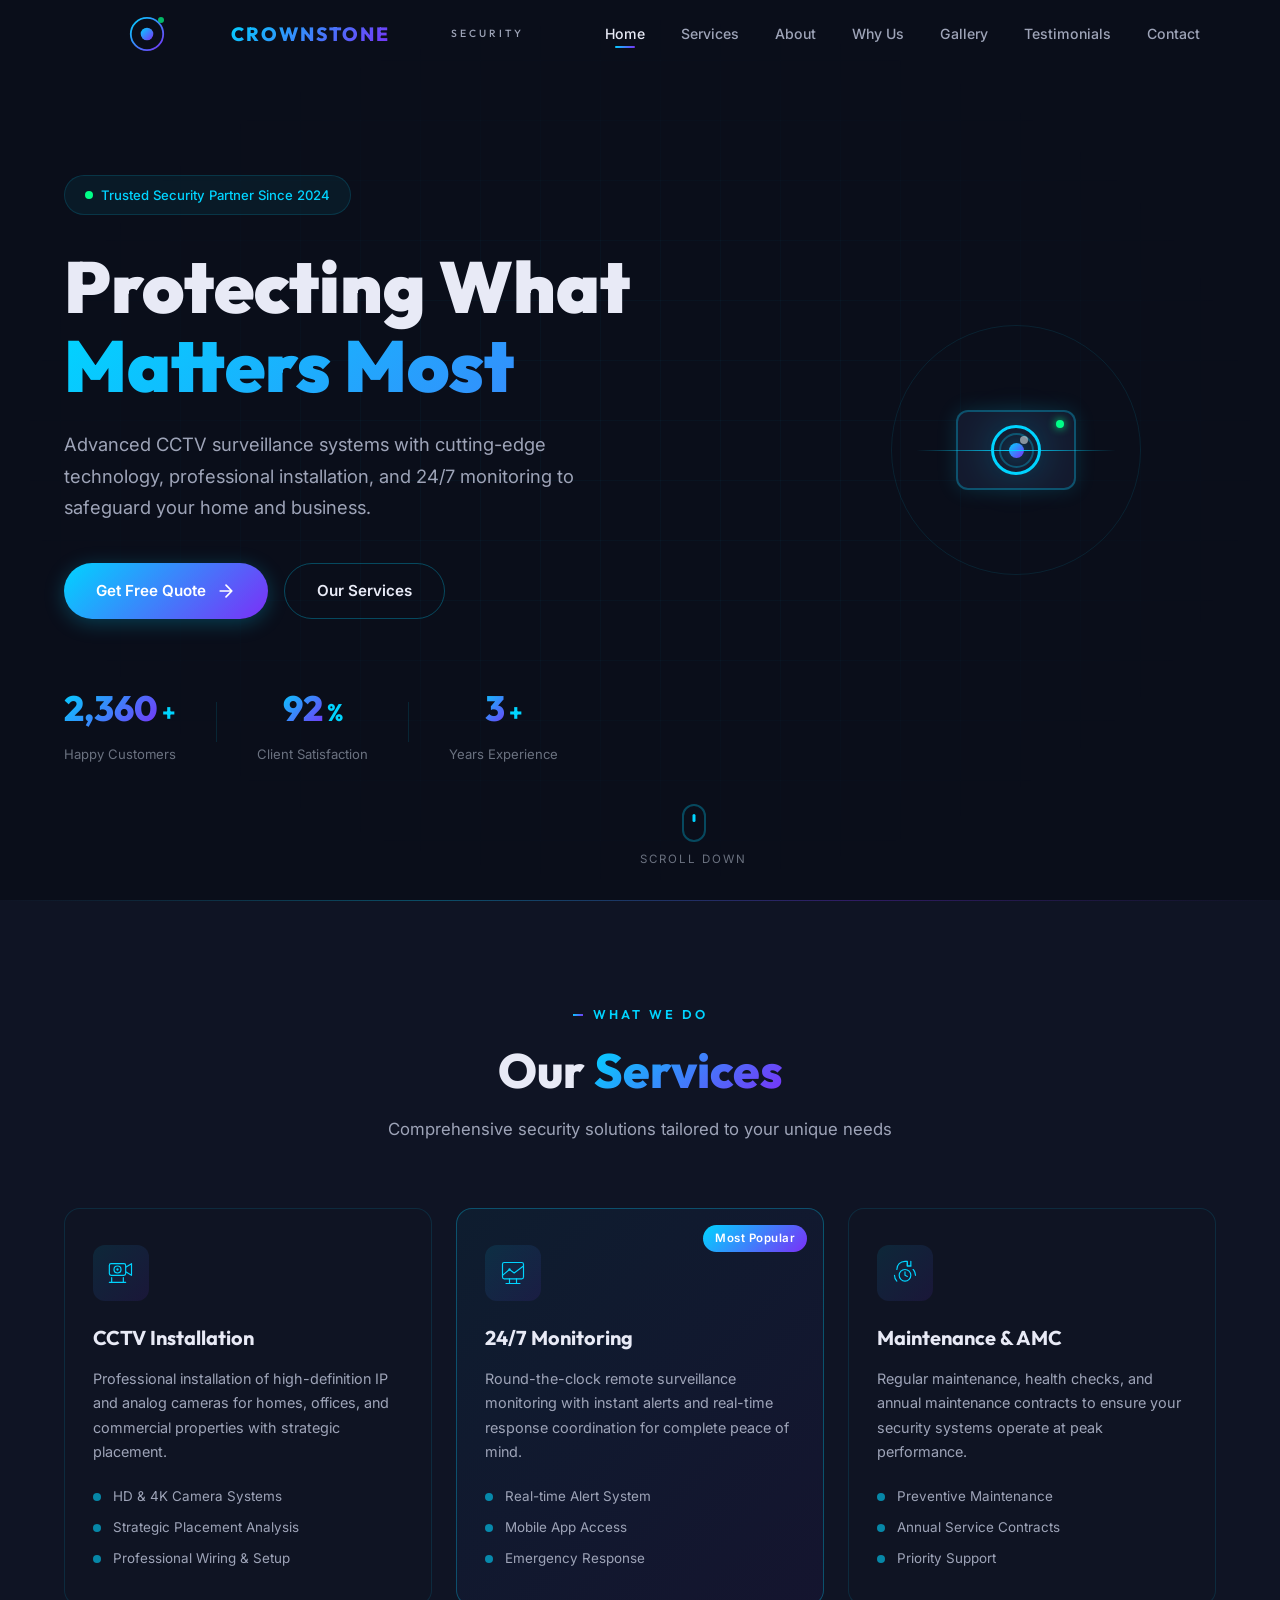
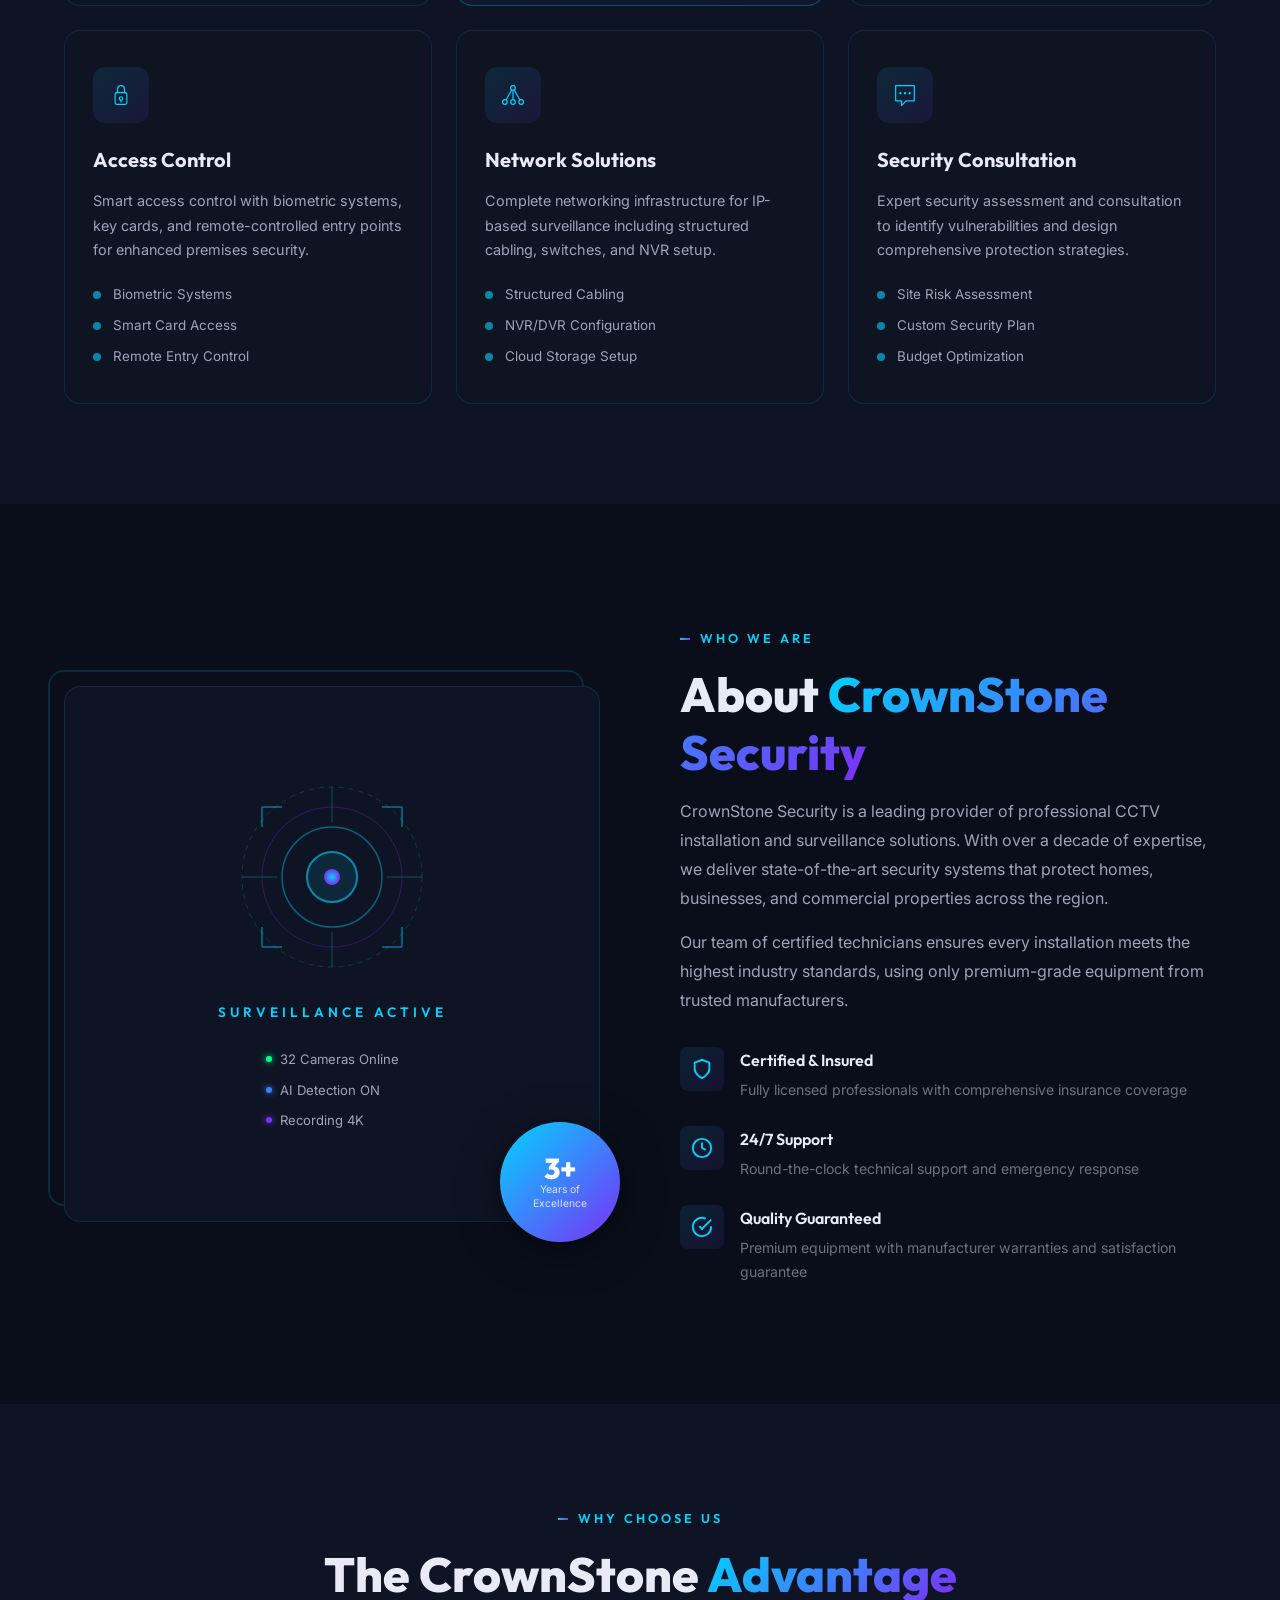
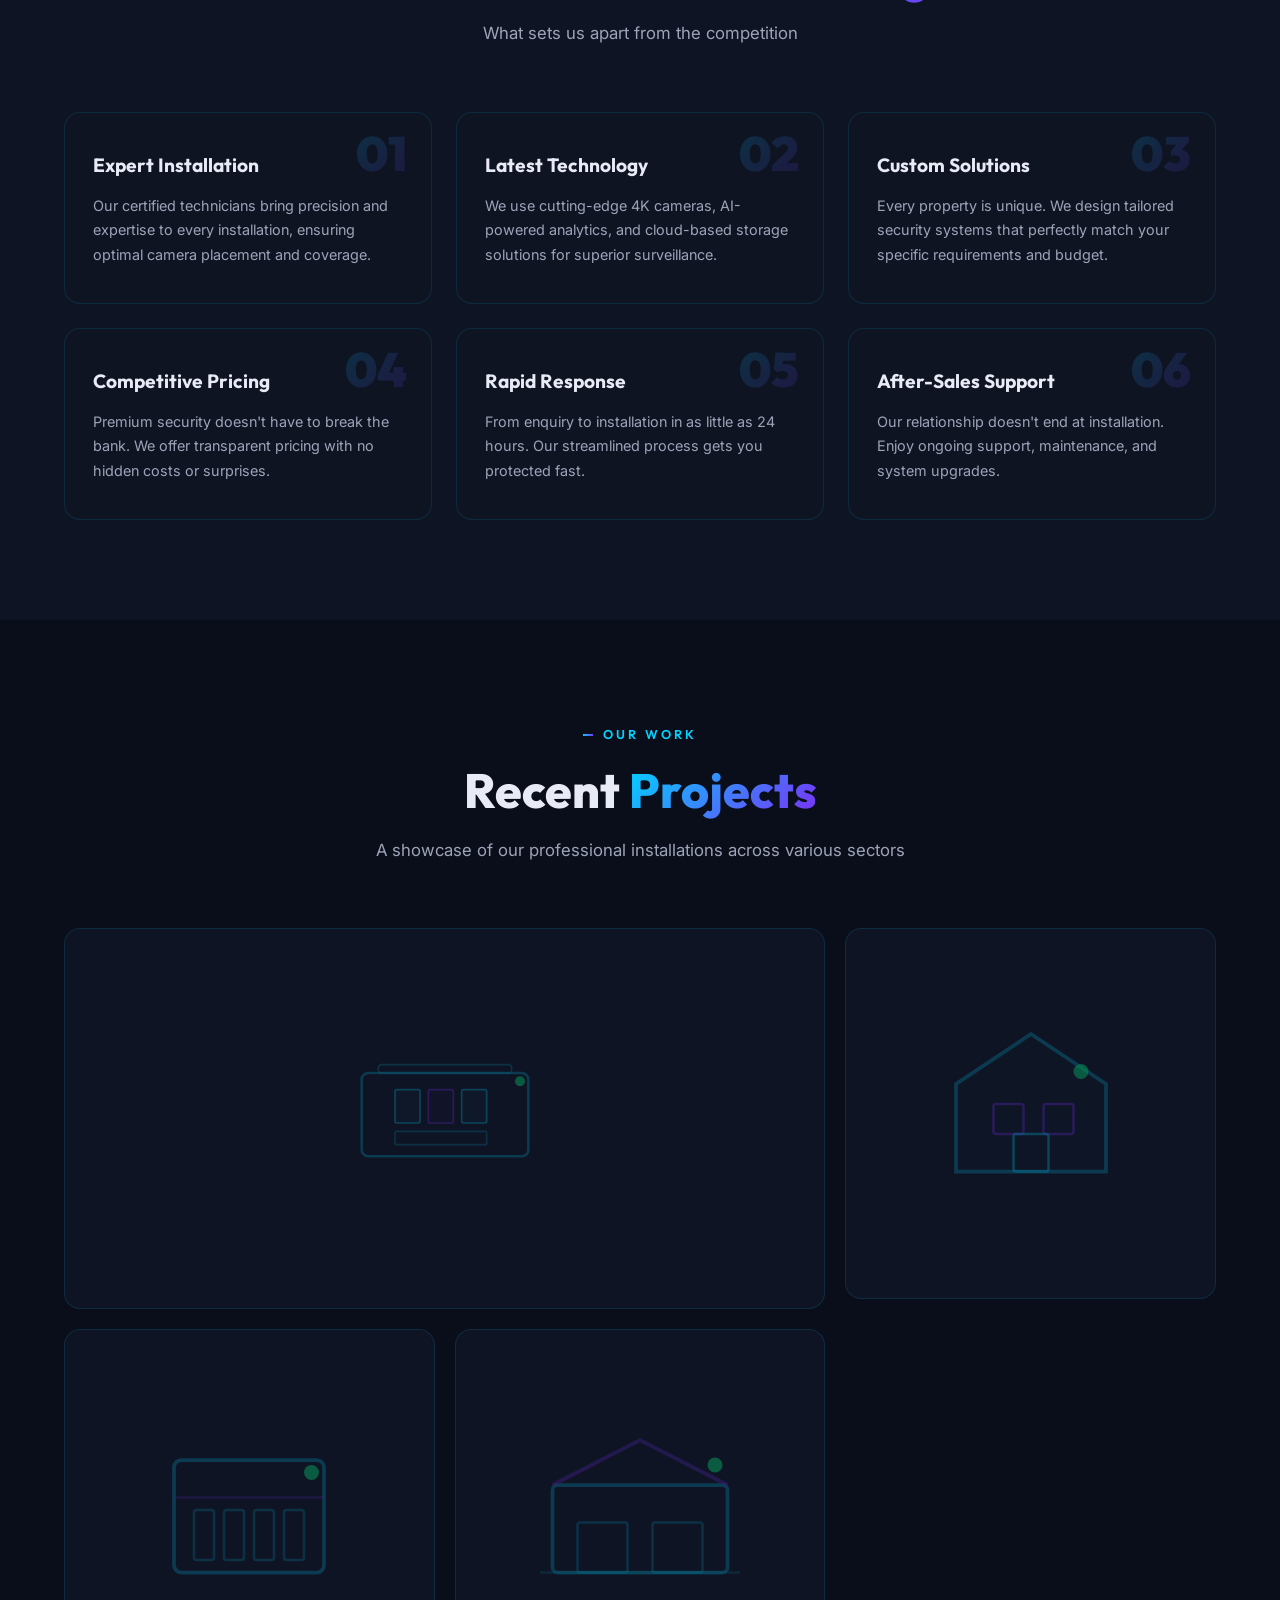
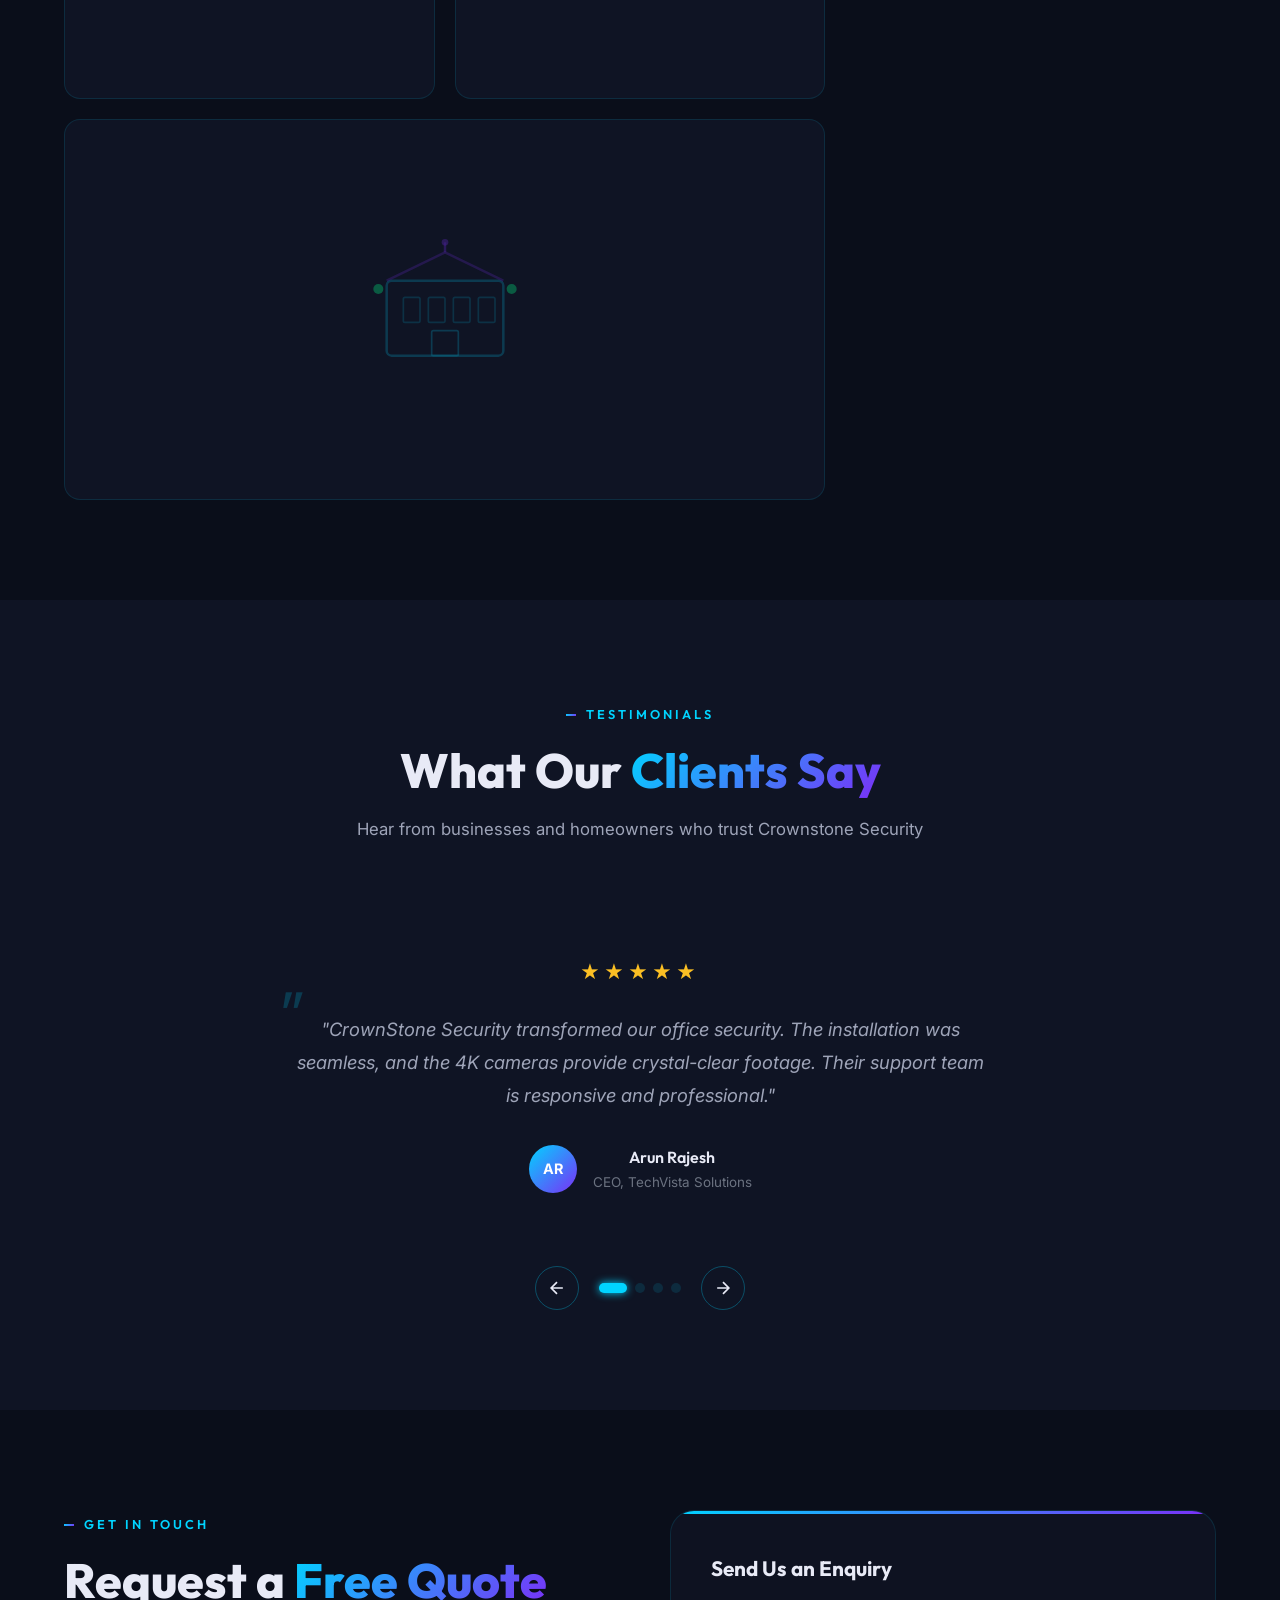
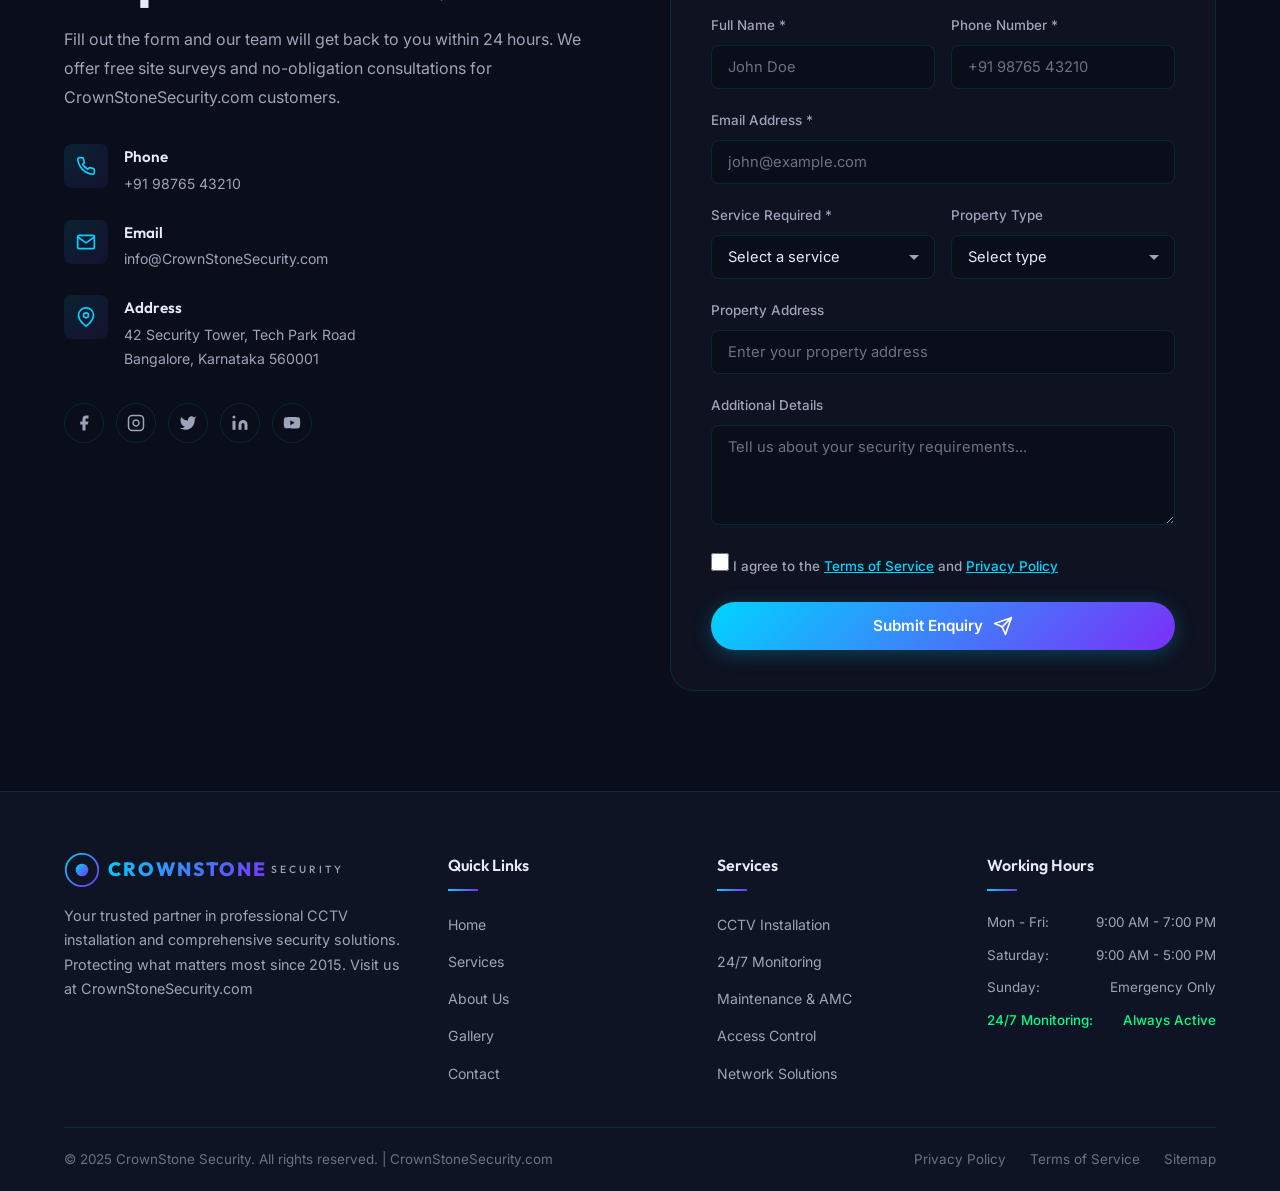
<file: index.html>
<!DOCTYPE html>
<html lang="en">
<head>
    <meta charset="UTF-8">
    <meta name="viewport" content="width=device-width, initial-scale=1.0">
    <title>CrownStone Security | Professional CCTV Installation & Services</title>
    <meta name="description" content="Crownstone Security provides expert CCTV installation, surveillance solutions, and security services. Protect your property with cutting-edge technology and 24/7 monitoring.">
    <meta name="keywords" content="CCTV installation, security cameras, surveillance, home security, business security, CrownStone Security, CrownStoneSecurity.com">
    <link rel="preconnect" href="https://fonts.googleapis.com">
    <link rel="preconnect" href="https://fonts.gstatic.com" crossorigin>
    <link href="https://fonts.googleapis.com/css2?family=Inter:wght@300;400;500;600;700;800;900&family=Outfit:wght@400;500;600;700;800&display=swap" rel="stylesheet">
    <link rel="stylesheet" href="styles.css">
    <style>
        /* Admin Access Dot on Logo */
        .logo-icon {
            position: relative;
        }
        .admin-logo-dot {
            position: absolute;
            top: 1px;
            right: 1px;
            width: 6px;
            height: 6px;
            border-radius: 50%;
            background: #00ff88;
            cursor: pointer;
            z-index: 10;
            opacity: 0.7;
            animation: dotPulse 3s ease-in-out infinite;
            border: none;
            padding: 0;
            outline: none;
        }
        .admin-logo-dot:hover {
            opacity: 1;
            box-shadow: 0 0 6px rgba(0, 255, 136, 0.6);
        }
        @keyframes dotPulse {
            0%, 100% { opacity: 0.6; transform: scale(1); }
            50% { opacity: 0.9; transform: scale(1.15); }
        }
    </style>
</head>
<body>
    <!-- Preloader -->
    <div id="preloader">
        <div class="loader-ring">
            <div class="loader-icon">
                <svg viewBox="0 0 64 64" fill="none" xmlns="http://www.w3.org/2000/svg">
                    <circle cx="32" cy="32" r="28" stroke="url(#grad1)" stroke-width="2.5"/>
                    <circle cx="32" cy="32" r="10" fill="url(#grad1)"/>
                    <path d="M32 4 L32 16" stroke="url(#grad1)" stroke-width="2" stroke-linecap="round"/>
                    <path d="M32 48 L32 60" stroke="url(#grad1)" stroke-width="2" stroke-linecap="round"/>
                    <path d="M4 32 L16 32" stroke="url(#grad1)" stroke-width="2" stroke-linecap="round"/>
                    <path d="M48 32 L60 32" stroke="url(#grad1)" stroke-width="2" stroke-linecap="round"/>
                    <defs>
                        <linearGradient id="grad1" x1="0%" y1="0%" x2="100%" y2="100%">
                            <stop offset="0%" style="stop-color:#00d4ff"/>
                            <stop offset="100%" style="stop-color:#7b2ff7"/>
                        </linearGradient>
                    </defs>
                </svg>
            </div>
        </div>
        <p class="loader-text">CROWNSTONE SECURITY</p>
    </div>

    <!-- Navigation -->
    <nav id="navbar" class="navbar">
        <div class="nav-container">
            <a href="#home" class="logo">
                <div class="logo-icon">
                    <svg viewBox="0 0 40 40" fill="none" xmlns="http://www.w3.org/2000/svg">
                        <circle cx="20" cy="20" r="18" stroke="url(#logoGrad)" stroke-width="2"/>
                        <circle cx="20" cy="20" r="7" fill="url(#logoGrad)"/>
                        <path d="M20 2 L20 10" stroke="url(#logoGrad)" stroke-width="1.5" stroke-linecap="round"/>
                        <path d="M20 30 L20 38" stroke="url(#logoGrad)" stroke-width="1.5" stroke-linecap="round"/>
                        <path d="M2 20 L10 20" stroke="url(#logoGrad)" stroke-width="1.5" stroke-linecap="round"/>
                        <path d="M30 20 L38 20" stroke="url(#logoGrad)" stroke-width="1.5" stroke-linecap="round"/>
                        <defs>
                            <linearGradient id="logoGrad" x1="0%" y1="0%" x2="100%" y2="100%">
                                <stop offset="0%" style="stop-color:#00d4ff"/>
                                <stop offset="100%" style="stop-color:#7b2ff7"/>
                            </linearGradient>
                        </defs>
                    </svg>
                    <!-- Hidden Admin Access Dot -->
                    <a href="login.html" class="admin-logo-dot" id="adminLogoDot" title="" aria-hidden="true"></a>
                </div>
                <span class="logo-text">CROWNSTONE</span>
                <span class="logo-sub">SECURITY</span>
            </a>
            <ul class="nav-links" id="navLinks">
                <li><a href="#home" class="nav-link active">Home</a></li>
                <li><a href="#services" class="nav-link">Services</a></li>
                <li><a href="#about" class="nav-link">About</a></li>
                <li><a href="#why-us" class="nav-link">Why Us</a></li>
                <li><a href="#gallery" class="nav-link">Gallery</a></li>
                <li><a href="#testimonials" class="nav-link">Testimonials</a></li>
                <li><a href="#contact" class="nav-link">Contact</a></li>
            </ul>
            <button class="nav-toggle" id="navToggle" aria-label="Toggle Navigation">
                <span class="bar"></span>
                <span class="bar"></span>
                <span class="bar"></span>
            </button>
        </div>
    </nav>

    <!-- Hero Section -->
    <section id="home" class="hero">
        <div class="hero-bg">
            <div class="grid-overlay"></div>
            <div class="floating-particles" id="particles"></div>
        </div>
        <div class="hero-content">
            <div class="hero-badge">
                <span class="badge-dot"></span>
                Trusted Security Partner Since 2024
            </div>
            <h1 class="hero-title">
                <span class="title-line">Protecting What</span>
                <span class="title-line gradient-text">Matters Most</span>
            </h1>
            <p class="hero-description">
                Advanced CCTV surveillance systems with cutting-edge technology, 
                professional installation, and 24/7 monitoring to safeguard your 
                home and business.
            </p>
            <div class="hero-actions">
                <a href="#contact" class="btn btn-primary" id="hero-cta-primary">
                    <span>Get Free Quote</span>
                    <svg width="20" height="20" viewBox="0 0 24 24" fill="none" stroke="currentColor" stroke-width="2" stroke-linecap="round" stroke-linejoin="round"><path d="M5 12h14M12 5l7 7-7 7"/></svg>
                </a>
                <a href="#services" class="btn btn-outline" id="hero-cta-secondary">
                    <span>Our Services</span>
                </a>
            </div>
            <div class="hero-stats">
                <div class="stat-item">
                    <span class="stat-number" data-target="2500">0</span>
                    <span class="stat-suffix">+</span>
                    <span class="stat-label">Happy Customers</span>
                </div>
                <div class="stat-divider"></div>
                <div class="stat-item">
                    <span class="stat-number" data-target="98">0</span>
                    <span class="stat-suffix">%</span>
                    <span class="stat-label">Client Satisfaction</span>
                </div>
                <div class="stat-divider"></div>
                <div class="stat-item">
                    <span class="stat-number" data-target="3">0</span>
                    <span class="stat-suffix">+</span>
                    <span class="stat-label">Years Experience</span>
                </div>
            </div>
        </div>
        <div class="hero-visual">
            <div class="camera-3d">
                <div class="camera-body">
                    <div class="camera-lens">
                        <div class="lens-ring"></div>
                        <div class="lens-core"></div>
                        <div class="lens-flare"></div>
                    </div>
                    <div class="camera-indicator"></div>
                </div>
                <div class="scan-line"></div>
                <div class="detection-zone"></div>
            </div>
        </div>
        <div class="scroll-indicator">
            <div class="mouse">
                <div class="wheel"></div>
            </div>
            <span>Scroll Down</span>
        </div>
    </section>

    <!-- Services Section -->
    <section id="services" class="services">
        <div class="container">
            <div class="section-header">
                <span class="section-tag">What We Do</span>
                <h2 class="section-title">Our <span class="gradient-text">Services</span></h2>
                <p class="section-description">Comprehensive security solutions tailored to your unique needs</p>
            </div>
            <div class="services-grid">
                <div class="service-card" id="service-cctv-install">
                    <div class="service-icon">
                        <svg viewBox="0 0 48 48" fill="none" xmlns="http://www.w3.org/2000/svg">
                            <rect x="4" y="8" width="28" height="20" rx="3" stroke="currentColor" stroke-width="2"/>
                            <circle cx="18" cy="18" r="6" stroke="currentColor" stroke-width="2"/>
                            <circle cx="18" cy="18" r="2" fill="currentColor"/>
                            <path d="M32 14 L42 8 V28 L32 22" stroke="currentColor" stroke-width="2" stroke-linejoin="round"/>
                            <path d="M8 32 L8 40" stroke="currentColor" stroke-width="2" stroke-linecap="round"/>
                            <path d="M28 32 L28 40" stroke="currentColor" stroke-width="2" stroke-linecap="round"/>
                            <path d="M4 40 L32 40" stroke="currentColor" stroke-width="2" stroke-linecap="round"/>
                        </svg>
                    </div>
                    <h3 class="service-title">CCTV Installation</h3>
                    <p class="service-desc">Professional installation of high-definition IP and analog cameras for homes, offices, and commercial properties with strategic placement.</p>
                    <ul class="service-features">
                        <li>HD & 4K Camera Systems</li>
                        <li>Strategic Placement Analysis</li>
                        <li>Professional Wiring & Setup</li>
                    </ul>
                    <div class="service-hover-line"></div>
                </div>
                <div class="service-card featured" id="service-monitoring">
                    <div class="featured-badge">Most Popular</div>
                    <div class="service-icon">
                        <svg viewBox="0 0 48 48" fill="none" xmlns="http://www.w3.org/2000/svg">
                            <rect x="6" y="6" width="36" height="28" rx="3" stroke="currentColor" stroke-width="2"/>
                            <path d="M6 28 L18 18 L26 24 L42 12" stroke="currentColor" stroke-width="2" stroke-linecap="round" stroke-linejoin="round"/>
                            <circle cx="18" cy="18" r="2" fill="currentColor"/>
                            <path d="M18 34 L18 42" stroke="currentColor" stroke-width="2" stroke-linecap="round"/>
                            <path d="M30 34 L30 42" stroke="currentColor" stroke-width="2" stroke-linecap="round"/>
                            <path d="M12 42 L36 42" stroke="currentColor" stroke-width="2" stroke-linecap="round"/>
                        </svg>
                    </div>
                    <h3 class="service-title">24/7 Monitoring</h3>
                    <p class="service-desc">Round-the-clock remote surveillance monitoring with instant alerts and real-time response coordination for complete peace of mind.</p>
                    <ul class="service-features">
                        <li>Real-time Alert System</li>
                        <li>Mobile App Access</li>
                        <li>Emergency Response</li>
                    </ul>
                    <div class="service-hover-line"></div>
                </div>
                <div class="service-card" id="service-maintenance">
                    <div class="service-icon">
                        <svg viewBox="0 0 48 48" fill="none" xmlns="http://www.w3.org/2000/svg">
                            <path d="M28 6 L28 12 L34 12" stroke="currentColor" stroke-width="2" stroke-linecap="round" stroke-linejoin="round"/>
                            <circle cx="24" cy="28" r="10" stroke="currentColor" stroke-width="2"/>
                            <path d="M24 22 L24 28 L28 30" stroke="currentColor" stroke-width="2" stroke-linecap="round" stroke-linejoin="round"/>
                            <path d="M10 18 C10 10 16 4 24 4 L28 4 L28 12 L34 12 L34 4" stroke="currentColor" stroke-width="2" stroke-linecap="round" stroke-linejoin="round"/>
                            <path d="M38 18 C40 20 42 24 42 28" stroke="currentColor" stroke-width="2" stroke-linecap="round"/>
                            <path d="M6 28 C6 32 8 36 10 38" stroke="currentColor" stroke-width="2" stroke-linecap="round"/>
                        </svg>
                    </div>
                    <h3 class="service-title">Maintenance & AMC</h3>
                    <p class="service-desc">Regular maintenance, health checks, and annual maintenance contracts to ensure your security systems operate at peak performance.</p>
                    <ul class="service-features">
                        <li>Preventive Maintenance</li>
                        <li>Annual Service Contracts</li>
                        <li>Priority Support</li>
                    </ul>
                    <div class="service-hover-line"></div>
                </div>
                <div class="service-card" id="service-access-control">
                    <div class="service-icon">
                        <svg viewBox="0 0 48 48" fill="none" xmlns="http://www.w3.org/2000/svg">
                            <rect x="14" y="20" width="20" height="20" rx="3" stroke="currentColor" stroke-width="2"/>
                            <circle cx="24" cy="30" r="3" stroke="currentColor" stroke-width="2"/>
                            <path d="M24 33 L24 36" stroke="currentColor" stroke-width="2" stroke-linecap="round"/>
                            <path d="M18 20 L18 14 C18 10 20 8 24 8 C28 8 30 10 30 14 L30 20" stroke="currentColor" stroke-width="2" stroke-linecap="round"/>
                        </svg>
                    </div>
                    <h3 class="service-title">Access Control</h3>
                    <p class="service-desc">Smart access control with biometric systems, key cards, and remote-controlled entry points for enhanced premises security.</p>
                    <ul class="service-features">
                        <li>Biometric Systems</li>
                        <li>Smart Card Access</li>
                        <li>Remote Entry Control</li>
                    </ul>
                    <div class="service-hover-line"></div>
                </div>
                <div class="service-card" id="service-networking">
                    <div class="service-icon">
                        <svg viewBox="0 0 48 48" fill="none" xmlns="http://www.w3.org/2000/svg">
                            <circle cx="24" cy="12" r="4" stroke="currentColor" stroke-width="2"/>
                            <circle cx="10" cy="36" r="4" stroke="currentColor" stroke-width="2"/>
                            <circle cx="38" cy="36" r="4" stroke="currentColor" stroke-width="2"/>
                            <circle cx="24" cy="36" r="4" stroke="currentColor" stroke-width="2"/>
                            <path d="M24 16 L24 32" stroke="currentColor" stroke-width="2"/>
                            <path d="M22 15 L12 33" stroke="currentColor" stroke-width="2"/>
                            <path d="M26 15 L36 33" stroke="currentColor" stroke-width="2"/>
                        </svg>
                    </div>
                    <h3 class="service-title">Network Solutions</h3>
                    <p class="service-desc">Complete networking infrastructure for IP-based surveillance including structured cabling, switches, and NVR setup.</p>
                    <ul class="service-features">
                        <li>Structured Cabling</li>
                        <li>NVR/DVR Configuration</li>
                        <li>Cloud Storage Setup</li>
                    </ul>
                    <div class="service-hover-line"></div>
                </div>
                <div class="service-card" id="service-consultation">
                    <div class="service-icon">
                        <svg viewBox="0 0 48 48" fill="none" xmlns="http://www.w3.org/2000/svg">
                            <path d="M8 8 L40 8 L40 34 L26 34 L18 42 L18 34 L8 34 Z" stroke="currentColor" stroke-width="2" stroke-linejoin="round"/>
                            <circle cx="16" cy="21" r="2" fill="currentColor"/>
                            <circle cx="24" cy="21" r="2" fill="currentColor"/>
                            <circle cx="32" cy="21" r="2" fill="currentColor"/>
                        </svg>
                    </div>
                    <h3 class="service-title">Security Consultation</h3>
                    <p class="service-desc">Expert security assessment and consultation to identify vulnerabilities and design comprehensive protection strategies.</p>
                    <ul class="service-features">
                        <li>Site Risk Assessment</li>
                        <li>Custom Security Plan</li>
                        <li>Budget Optimization</li>
                    </ul>
                    <div class="service-hover-line"></div>
                </div>
            </div>
        </div>
    </section>

    <!-- About Section -->
    <section id="about" class="about">
        <div class="container">
            <div class="about-grid">
                <div class="about-visual">
                    <div class="about-image-wrapper">
                        <div class="about-accent-box"></div>
                        <div class="about-image">
                            <div class="tech-display">
                                <div class="tech-circle">
                                    <svg viewBox="0 0 200 200" fill="none" xmlns="http://www.w3.org/2000/svg">
                                        <circle cx="100" cy="100" r="90" stroke="rgba(0,212,255,0.2)" stroke-width="1" stroke-dasharray="5 5"/>
                                        <circle cx="100" cy="100" r="70" stroke="rgba(123,47,247,0.3)" stroke-width="1"/>
                                        <circle cx="100" cy="100" r="50" stroke="rgba(0,212,255,0.4)" stroke-width="1.5"/>
                                        <circle cx="100" cy="100" r="25" fill="rgba(0,212,255,0.1)" stroke="rgba(0,212,255,0.6)" stroke-width="2"/>
                                        <circle cx="100" cy="100" r="8" fill="url(#aboutGrad)"/>
                                        <!-- Crosshairs -->
                                        <line x1="100" y1="10" x2="100" y2="45" stroke="rgba(0,212,255,0.3)" stroke-width="1"/>
                                        <line x1="100" y1="155" x2="100" y2="190" stroke="rgba(0,212,255,0.3)" stroke-width="1"/>
                                        <line x1="10" y1="100" x2="45" y2="100" stroke="rgba(0,212,255,0.3)" stroke-width="1"/>
                                        <line x1="155" y1="100" x2="190" y2="100" stroke="rgba(0,212,255,0.3)" stroke-width="1"/>
                                        <!-- Corner brackets -->
                                        <path d="M30 30 L30 50 M30 30 L50 30" stroke="rgba(0,212,255,0.5)" stroke-width="1.5"/>
                                        <path d="M170 30 L170 50 M170 30 L150 30" stroke="rgba(0,212,255,0.5)" stroke-width="1.5"/>
                                        <path d="M30 170 L30 150 M30 170 L50 170" stroke="rgba(0,212,255,0.5)" stroke-width="1.5"/>
                                        <path d="M170 170 L170 150 M170 170 L150 170" stroke="rgba(0,212,255,0.5)" stroke-width="1.5"/>
                                        <defs>
                                            <radialGradient id="aboutGrad">
                                                <stop offset="0%" style="stop-color:#00d4ff"/>
                                                <stop offset="100%" style="stop-color:#7b2ff7"/>
                                            </radialGradient>
                                        </defs>
                                    </svg>
                                </div>
                                <div class="tech-label">SURVEILLANCE ACTIVE</div>
                                <div class="tech-data">
                                    <span class="data-item"><span class="data-dot green"></span>32 Cameras Online</span>
                                    <span class="data-item"><span class="data-dot blue"></span>AI Detection ON</span>
                                    <span class="data-item"><span class="data-dot purple"></span>Recording 4K</span>
                                </div>
                            </div>
                        </div>
                        <div class="experience-badge">
                            <span class="exp-number">3+</span>
                            <span class="exp-text">Years of<br>Excellence</span>
                        </div>
                    </div>
                </div>
                <div class="about-content">
                    <span class="section-tag">Who We Are</span>
                    <h2 class="section-title">About <span class="gradient-text">CrownStone Security</span></h2>
                    <p class="about-text">
                        CrownStone Security is a leading provider of professional CCTV installation and surveillance solutions. 
                        With over a decade of expertise, we deliver state-of-the-art security systems that protect homes, 
                        businesses, and commercial properties across the region.
                    </p>
                    <p class="about-text">
                        Our team of certified technicians ensures every installation meets the highest industry standards, 
                        using only premium-grade equipment from trusted manufacturers.
                    </p>
                    <div class="about-features">
                        <div class="about-feature">
                            <div class="feature-icon">
                                <svg viewBox="0 0 24 24" fill="none" stroke="currentColor" stroke-width="2"><path d="M12 22s8-4 8-10V5l-8-3-8 3v7c0 6 8 10 8 10z"/></svg>
                            </div>
                            <div>
                                <h4>Certified & Insured</h4>
                                <p>Fully licensed professionals with comprehensive insurance coverage</p>
                            </div>
                        </div>
                        <div class="about-feature">
                            <div class="feature-icon">
                                <svg viewBox="0 0 24 24" fill="none" stroke="currentColor" stroke-width="2"><circle cx="12" cy="12" r="10"/><path d="M12 6v6l4 2"/></svg>
                            </div>
                            <div>
                                <h4>24/7 Support</h4>
                                <p>Round-the-clock technical support and emergency response</p>
                            </div>
                        </div>
                        <div class="about-feature">
                            <div class="feature-icon">
                                <svg viewBox="0 0 24 24" fill="none" stroke="currentColor" stroke-width="2"><path d="M22 11.08V12a10 10 0 1 1-5.93-9.14"/><polyline points="22 4 12 14.01 9 11.01"/></svg>
                            </div>
                            <div>
                                <h4>Quality Guaranteed</h4>
                                <p>Premium equipment with manufacturer warranties and satisfaction guarantee</p>
                            </div>
                        </div>
                    </div>
                </div>
            </div>
        </div>
    </section>

    <!-- Why Choose Us Section -->
    <section id="why-us" class="why-us">
        <div class="container">
            <div class="section-header">
                <span class="section-tag">Why Choose Us</span>
                <h2 class="section-title">The CrownStone <span class="gradient-text">Advantage</span></h2>
                <p class="section-description">What sets us apart from the competition</p>
            </div>
            <div class="advantages-grid">
                <div class="advantage-card">
                    <div class="advantage-number">01</div>
                    <h3>Expert Installation</h3>
                    <p>Our certified technicians bring precision and expertise to every installation, ensuring optimal camera placement and coverage.</p>
                </div>
                <div class="advantage-card">
                    <div class="advantage-number">02</div>
                    <h3>Latest Technology</h3>
                    <p>We use cutting-edge 4K cameras, AI-powered analytics, and cloud-based storage solutions for superior surveillance.</p>
                </div>
                <div class="advantage-card">
                    <div class="advantage-number">03</div>
                    <h3>Custom Solutions</h3>
                    <p>Every property is unique. We design tailored security systems that perfectly match your specific requirements and budget.</p>
                </div>
                <div class="advantage-card">
                    <div class="advantage-number">04</div>
                    <h3>Competitive Pricing</h3>
                    <p>Premium security doesn't have to break the bank. We offer transparent pricing with no hidden costs or surprises.</p>
                </div>
                <div class="advantage-card">
                    <div class="advantage-number">05</div>
                    <h3>Rapid Response</h3>
                    <p>From enquiry to installation in as little as 24 hours. Our streamlined process gets you protected fast.</p>
                </div>
                <div class="advantage-card">
                    <div class="advantage-number">06</div>
                    <h3>After-Sales Support</h3>
                    <p>Our relationship doesn't end at installation. Enjoy ongoing support, maintenance, and system upgrades.</p>
                </div>
            </div>
        </div>
    </section>

    <!-- Gallery / Projects Section -->
    <section id="gallery" class="gallery">
        <div class="container">
            <div class="section-header">
                <span class="section-tag">Our Work</span>
                <h2 class="section-title">Recent <span class="gradient-text">Projects</span></h2>
                <p class="section-description">A showcase of our professional installations across various sectors</p>
            </div>
            <div class="gallery-grid">
                <div class="gallery-item large" id="gallery-item-1">
                    <div class="gallery-overlay">
                        <div class="gallery-info">
                            <span class="gallery-category">Commercial</span>
                            <h3>Corporate Office Complex</h3>
                            <p>48 IP Cameras | Full Coverage</p>
                        </div>
                    </div>
                    <div class="gallery-placeholder">
                        <svg viewBox="0 0 120 80" fill="none" xmlns="http://www.w3.org/2000/svg">
                            <rect x="10" y="15" width="100" height="50" rx="4" stroke="rgba(0,212,255,0.4)" stroke-width="1.5"/>
                            <rect x="20" y="10" width="80" height="5" rx="2" stroke="rgba(0,212,255,0.3)" stroke-width="1"/>
                            <rect x="30" y="25" width="15" height="20" rx="1" stroke="rgba(0,212,255,0.5)" stroke-width="1" fill="rgba(0,212,255,0.05)"/>
                            <rect x="50" y="25" width="15" height="20" rx="1" stroke="rgba(123,47,247,0.5)" stroke-width="1" fill="rgba(123,47,247,0.05)"/>
                            <rect x="70" y="25" width="15" height="20" rx="1" stroke="rgba(0,212,255,0.5)" stroke-width="1" fill="rgba(0,212,255,0.05)"/>
                            <rect x="30" y="50" width="55" height="8" rx="1" stroke="rgba(0,212,255,0.3)" stroke-width="1"/>
                            <circle cx="105" cy="20" r="3" fill="rgba(0,255,136,0.6)"/>
                        </svg>
                    </div>
                </div>
                <div class="gallery-item" id="gallery-item-2">
                    <div class="gallery-overlay">
                        <div class="gallery-info">
                            <span class="gallery-category">Residential</span>
                            <h3>Luxury Villa</h3>
                            <p>16 HD Cameras | Smart Home</p>
                        </div>
                    </div>
                    <div class="gallery-placeholder">
                        <svg viewBox="0 0 80 80" fill="none" xmlns="http://www.w3.org/2000/svg">
                            <path d="M40 10 L70 30 L70 65 L10 65 L10 30 Z" stroke="rgba(0,212,255,0.4)" stroke-width="1.5" fill="rgba(0,212,255,0.02)"/>
                            <rect x="25" y="38" width="12" height="12" rx="1" stroke="rgba(123,47,247,0.5)" stroke-width="1"/>
                            <rect x="45" y="38" width="12" height="12" rx="1" stroke="rgba(123,47,247,0.5)" stroke-width="1"/>
                            <rect x="33" y="50" width="14" height="15" rx="1" stroke="rgba(0,212,255,0.5)" stroke-width="1"/>
                            <circle cx="60" cy="25" r="3" fill="rgba(0,255,136,0.6)"/>
                        </svg>
                    </div>
                </div>
                <div class="gallery-item" id="gallery-item-3">
                    <div class="gallery-overlay">
                        <div class="gallery-info">
                            <span class="gallery-category">Retail</span>
                            <h3>Shopping Mall</h3>
                            <p>96 PTZ Cameras | AI Analytics</p>
                        </div>
                    </div>
                    <div class="gallery-placeholder">
                        <svg viewBox="0 0 80 80" fill="none" xmlns="http://www.w3.org/2000/svg">
                            <rect x="10" y="20" width="60" height="45" rx="3" stroke="rgba(0,212,255,0.4)" stroke-width="1.5"/>
                            <path d="M10 35 L70 35" stroke="rgba(123,47,247,0.3)" stroke-width="1"/>
                            <rect x="18" y="40" width="8" height="20" rx="1" stroke="rgba(0,212,255,0.3)" stroke-width="1"/>
                            <rect x="30" y="40" width="8" height="20" rx="1" stroke="rgba(0,212,255,0.3)" stroke-width="1"/>
                            <rect x="42" y="40" width="8" height="20" rx="1" stroke="rgba(0,212,255,0.3)" stroke-width="1"/>
                            <rect x="54" y="40" width="8" height="20" rx="1" stroke="rgba(0,212,255,0.3)" stroke-width="1"/>
                            <circle cx="65" cy="25" r="3" fill="rgba(0,255,136,0.6)"/>
                        </svg>
                    </div>
                </div>
                <div class="gallery-item" id="gallery-item-4">
                    <div class="gallery-overlay">
                        <div class="gallery-info">
                            <span class="gallery-category">Industrial</span>
                            <h3>Warehouse Facility</h3>
                            <p>32 Cameras | Perimeter Security</p>
                        </div>
                    </div>
                    <div class="gallery-placeholder">
                        <svg viewBox="0 0 80 80" fill="none" xmlns="http://www.w3.org/2000/svg">
                            <rect x="5" y="30" width="70" height="35" rx="2" stroke="rgba(0,212,255,0.4)" stroke-width="1.5"/>
                            <path d="M5 30 L40 12 L75 30" stroke="rgba(123,47,247,0.4)" stroke-width="1.5"/>
                            <rect x="15" y="45" width="20" height="20" rx="1" stroke="rgba(0,212,255,0.3)" stroke-width="1"/>
                            <rect x="45" y="45" width="20" height="20" rx="1" stroke="rgba(0,212,255,0.3)" stroke-width="1"/>
                            <line x1="0" y1="65" x2="80" y2="65" stroke="rgba(0,212,255,0.2)" stroke-width="1"/>
                            <circle cx="70" cy="22" r="3" fill="rgba(0,255,136,0.6)"/>
                        </svg>
                    </div>
                </div>
                <div class="gallery-item large" id="gallery-item-5">
                    <div class="gallery-overlay">
                        <div class="gallery-info">
                            <span class="gallery-category">Government</span>
                            <h3>Municipal Building</h3>
                            <p>64 Cameras | High-Security Zone</p>
                        </div>
                    </div>
                    <div class="gallery-placeholder">
                        <svg viewBox="0 0 120 80" fill="none" xmlns="http://www.w3.org/2000/svg">
                            <rect x="25" y="25" width="70" height="45" rx="3" stroke="rgba(0,212,255,0.4)" stroke-width="1.5"/>
                            <path d="M25 25 L60 8 L95 25" stroke="rgba(123,47,247,0.4)" stroke-width="1.5"/>
                            <rect x="35" y="35" width="10" height="15" rx="1" stroke="rgba(0,212,255,0.3)" stroke-width="1"/>
                            <rect x="50" y="35" width="10" height="15" rx="1" stroke="rgba(0,212,255,0.3)" stroke-width="1"/>
                            <rect x="65" y="35" width="10" height="15" rx="1" stroke="rgba(0,212,255,0.3)" stroke-width="1"/>
                            <rect x="80" y="35" width="10" height="15" rx="1" stroke="rgba(0,212,255,0.3)" stroke-width="1"/>
                            <rect x="52" y="55" width="16" height="15" rx="1" stroke="rgba(0,212,255,0.4)" stroke-width="1"/>
                            <path d="M60 8 L60 2" stroke="rgba(123,47,247,0.5)" stroke-width="1.5"/>
                            <circle cx="60" cy="2" r="2" fill="rgba(123,47,247,0.5)"/>
                            <circle cx="20" cy="30" r="3" fill="rgba(0,255,136,0.6)"/>
                            <circle cx="100" cy="30" r="3" fill="rgba(0,255,136,0.6)"/>
                        </svg>
                    </div>
                </div>
            </div>
        </div>
    </section>

    <!-- Testimonials Section -->
    <section id="testimonials" class="testimonials">
        <div class="container">
            <div class="section-header">
                <span class="section-tag">Testimonials</span>
                <h2 class="section-title">What Our <span class="gradient-text">Clients Say</span></h2>
                <p class="section-description">Hear from businesses and homeowners who trust Crownstone Security</p>
            </div>
            <div class="testimonials-slider" id="testimonialSlider">
                <div class="testimonial-track" id="testimonialTrack">
                    <div class="testimonial-card">
                        <div class="testimonial-stars">★★★★★</div>
                        <p class="testimonial-text">"CrownStone Security transformed our office security. The installation was seamless, and the 4K cameras provide crystal-clear footage. Their support team is responsive and professional."</p>
                        <div class="testimonial-author">
                            <div class="author-avatar">
                                <span>AR</span>
                            </div>
                            <div>
                                <h4>Arun Rajesh</h4>
                                <p>CEO, TechVista Solutions</p>
                            </div>
                        </div>
                    </div>
                    <div class="testimonial-card">
                        <div class="testimonial-stars">★★★★★</div>
                        <p class="testimonial-text">"We've been using their monitoring service for 2 years now. The real-time alerts have been invaluable. They caught an attempted break-in at our warehouse within minutes."</p>
                        <div class="testimonial-author">
                            <div class="author-avatar">
                                <span>PK</span>
                            </div>
                            <div>
                                <h4>Priya Kumar</h4>
                                <p>Operations Manager, LogiPrime</p>
                            </div>
                        </div>
                    </div>
                    <div class="testimonial-card">
                        <div class="testimonial-stars">★★★★★</div>
                        <p class="testimonial-text">"The team was incredibly professional. They assessed our home, recommended the perfect setup, and completed the installation in just one day. Highly recommended!"</p>
                        <div class="testimonial-author">
                            <div class="author-avatar">
                                <span>SK</span>
                            </div>
                            <div>
                                <h4>Suresh Krishnan</h4>
                                <p>Homeowner</p>
                            </div>
                        </div>
                    </div>
                    <div class="testimonial-card">
                        <div class="testimonial-stars">★★★★★</div>
                        <p class="testimonial-text">"Our retail chain needed a unified security solution across 12 stores. CrownStone delivered a centralized monitoring system that works flawlessly. Outstanding service!"</p>
                        <div class="testimonial-author">
                            <div class="author-avatar">
                                <span>MN</span>
                            </div>
                            <div>
                                <h4>Meera Nair</h4>
                                <p>Director, FreshMart Retail</p>
                            </div>
                        </div>
                    </div>
                </div>
                <div class="slider-controls">
                    <button class="slider-btn prev" id="prevBtn" aria-label="Previous testimonial">
                        <svg width="20" height="20" viewBox="0 0 24 24" fill="none" stroke="currentColor" stroke-width="2"><path d="M19 12H5M12 19l-7-7 7-7"/></svg>
                    </button>
                    <div class="slider-dots" id="sliderDots"></div>
                    <button class="slider-btn next" id="nextBtn" aria-label="Next testimonial">
                        <svg width="20" height="20" viewBox="0 0 24 24" fill="none" stroke="currentColor" stroke-width="2"><path d="M5 12h14M12 5l7 7-7 7"/></svg>
                    </button>
                </div>
            </div>
        </div>
    </section>

    <!-- Contact / Enquiry Section -->
    <section id="contact" class="contact">
        <div class="container">
            <div class="contact-grid">
                <div class="contact-info">
                    <span class="section-tag">Get In Touch</span>
                    <h2 class="section-title">Request a <span class="gradient-text">Free Quote</span></h2>
                    <p class="contact-description">
                        Fill out the form and our team will get back to you within 24 hours.
                        We offer free site surveys and no-obligation consultations for CrownStoneSecurity.com customers.
                    </p>
                    <div class="contact-details">
                        <div class="contact-item">
                            <div class="contact-icon">
                                <svg viewBox="0 0 24 24" fill="none" stroke="currentColor" stroke-width="2"><path d="M22 16.92v3a2 2 0 0 1-2.18 2 19.79 19.79 0 0 1-8.63-3.07 19.5 19.5 0 0 1-6-6 19.79 19.79 0 0 1-3.07-8.67A2 2 0 0 1 4.11 2h3a2 2 0 0 1 2 1.72 12.84 12.84 0 0 0 .7 2.81 2 2 0 0 1-.45 2.11L8.09 9.91a16 16 0 0 0 6 6l1.27-1.27a2 2 0 0 1 2.11-.45 12.84 12.84 0 0 0 2.81.7A2 2 0 0 1 22 16.92z"/></svg>
                            </div>
                            <div>
                                <h4>Phone</h4>
                                <p id="sitePhone">+91 98765 43210</p>
                                <p id="sitePhone2" style="display:none;"></p>
                            </div>
                        </div>
                        <div class="contact-item">
                            <div class="contact-icon">
                                <svg viewBox="0 0 24 24" fill="none" stroke="currentColor" stroke-width="2"><path d="M4 4h16c1.1 0 2 .9 2 2v12c0 1.1-.9 2-2 2H4c-1.1 0-2-.9-2-2V6c0-1.1.9-2 2-2z"/><polyline points="22,6 12,13 2,6"/></svg>
                            </div>
                            <div>
                                <h4>Email</h4>
                                <p id="siteEmail">info@CrownStoneSecurity.com</p>
                            </div>
                        </div>
                        <div class="contact-item">
                            <div class="contact-icon">
                                <svg viewBox="0 0 24 24" fill="none" stroke="currentColor" stroke-width="2"><path d="M21 10c0 7-9 13-9 13s-9-6-9-13a9 9 0 0 1 18 0z"/><circle cx="12" cy="10" r="3"/></svg>
                            </div>
                            <div>
                                <h4>Address</h4>
                                <p id="siteAddress">42 Security Tower, Tech Park Road<br>Bangalore, Karnataka 560001</p>
                            </div>
                        </div>
                    </div>
                    <div class="social-links">
                        <a href="#" class="social-link" aria-label="Facebook">
                            <svg viewBox="0 0 24 24" fill="currentColor"><path d="M18 2h-3a5 5 0 0 0-5 5v3H7v4h3v8h4v-8h3l1-4h-4V7a1 1 0 0 1 1-1h3z"/></svg>
                        </a>
                        <a href="#" class="social-link" aria-label="Instagram">
                            <svg viewBox="0 0 24 24" fill="none" stroke="currentColor" stroke-width="2"><rect x="2" y="2" width="20" height="20" rx="5"/><path d="M16 11.37A4 4 0 1 1 12.63 8 4 4 0 0 1 16 11.37z"/><line x1="17.5" y1="6.5" x2="17.51" y2="6.5"/></svg>
                        </a>
                        <a href="#" class="social-link" aria-label="Twitter">
                            <svg viewBox="0 0 24 24" fill="currentColor"><path d="M23 3a10.9 10.9 0 0 1-3.14 1.53 4.48 4.48 0 0 0-7.86 3v1A10.66 10.66 0 0 1 3 4s-4 9 5 13a11.64 11.64 0 0 1-7 2c9 5 20 0 20-11.5a4.5 4.5 0 0 0-.08-.83A7.72 7.72 0 0 0 23 3z"/></svg>
                        </a>
                        <a href="#" class="social-link" aria-label="LinkedIn">
                            <svg viewBox="0 0 24 24" fill="currentColor"><path d="M16 8a6 6 0 0 1 6 6v7h-4v-7a2 2 0 0 0-2-2 2 2 0 0 0-2 2v7h-4v-7a6 6 0 0 1 6-6z"/><rect x="2" y="9" width="4" height="12"/><circle cx="4" cy="4" r="2"/></svg>
                        </a>
                        <a href="#" class="social-link" aria-label="YouTube">
                            <svg viewBox="0 0 24 24" fill="currentColor"><path d="M22.54 6.42a2.78 2.78 0 0 0-1.94-2C18.88 4 12 4 12 4s-6.88 0-8.6.46a2.78 2.78 0 0 0-1.94 2A29 29 0 0 0 1 11.75a29 29 0 0 0 .46 5.33A2.78 2.78 0 0 0 3.4 19.1c1.72.46 8.6.46 8.6.46s6.88 0 8.6-.46a2.78 2.78 0 0 0 1.94-2 29 29 0 0 0 .46-5.25 29 29 0 0 0-.46-5.33z"/><polygon points="9.75 15.02 15.5 11.75 9.75 8.48 9.75 15.02" fill="#0a0e1a"/></svg>
                        </a>
                    </div>
                </div>
                <div class="contact-form-wrapper">
                    <form id="enquiryForm" class="contact-form">
                        <h3 class="form-title">Send Us an Enquiry</h3>
                        <div class="form-row">
                            <div class="form-group">
                                <label for="fullName">Full Name *</label>
                                <input type="text" id="fullName" name="fullName" placeholder="John Doe" required>
                            </div>
                            <div class="form-group">
                                <label for="phone">Phone Number *</label>
                                <input type="tel" id="phone" name="phone" placeholder="+91 98765 43210" required>
                            </div>
                        </div>
                        <div class="form-group">
                            <label for="email">Email Address *</label>
                            <input type="email" id="email" name="email" placeholder="john@example.com" required>
                        </div>
                        <div class="form-row">
                            <div class="form-group">
                                <label for="serviceType">Service Required *</label>
                                <select id="serviceType" name="serviceType" required>
                                    <option value="" disabled selected>Select a service</option>
                                    <option value="CCTV Installation">CCTV Installation</option>
                                    <option value="24/7 Monitoring">24/7 Monitoring</option>
                                    <option value="Maintenance & AMC">Maintenance & AMC</option>
                                    <option value="Access Control">Access Control</option>
                                    <option value="Network Solutions">Network Solutions</option>
                                    <option value="Security Consultation">Security Consultation</option>
                                    <option value="Other">Other</option>
                                </select>
                            </div>
                            <div class="form-group">
                                <label for="propertyType">Property Type</label>
                                <select id="propertyType" name="propertyType">
                                    <option value="" disabled selected>Select type</option>
                                    <option value="Residential">Residential</option>
                                    <option value="Commercial">Commercial</option>
                                    <option value="Industrial">Industrial</option>
                                    <option value="Government">Government</option>
                                    <option value="Retail">Retail</option>
                                    <option value="Other">Other</option>
                                </select>
                            </div>
                        </div>
                        <div class="form-group">
                            <label for="address">Property Address</label>
                            <input type="text" id="address" name="address" placeholder="Enter your property address">
                        </div>
                        <div class="form-group">
                            <label for="message">Additional Details</label>
                            <textarea id="message" name="message" rows="4" placeholder="Tell us about your security requirements..."></textarea>
                        </div>
                        <div class="form-group checkbox-group">
                            <label class="checkbox-label">
                                <input type="checkbox" id="consent" name="consent" required>
                                <span class="checkmark"></span>
                                I agree to the <a href="#">Terms of Service</a> and <a href="#">Privacy Policy</a>
                            </label>
                        </div>
                        <button type="submit" class="btn btn-primary btn-full" id="submitEnquiry">
                            <span>Submit Enquiry</span>
                            <svg width="20" height="20" viewBox="0 0 24 24" fill="none" stroke="currentColor" stroke-width="2" stroke-linecap="round" stroke-linejoin="round"><line x1="22" y1="2" x2="11" y2="13"/><polygon points="22 2 15 22 11 13 2 9 22 2"/></svg>
                        </button>
                    </form>
                    <!-- Success Message -->
                    <div id="formSuccess" class="form-success" style="display:none;">
                        <div class="success-icon">
                            <svg viewBox="0 0 64 64" fill="none" xmlns="http://www.w3.org/2000/svg">
                                <circle cx="32" cy="32" r="28" stroke="url(#successGrad)" stroke-width="3"/>
                                <path d="M20 32 L28 40 L44 24" stroke="url(#successGrad)" stroke-width="3" stroke-linecap="round" stroke-linejoin="round"/>
                                <defs>
                                    <linearGradient id="successGrad" x1="0%" y1="0%" x2="100%" y2="100%">
                                        <stop offset="0%" style="stop-color:#00d4ff"/>
                                        <stop offset="100%" style="stop-color:#00ff88"/>
                                    </linearGradient>
                                </defs>
                            </svg>
                        </div>
                        <h3>Enquiry Submitted Successfully!</h3>
                        <p>Thank you for contacting CrownStone Security. Our team will reach out to you within 24 hours.</p>
                        <button class="btn btn-outline" id="submitAnother">Submit Another Enquiry</button>
                    </div>
                </div>
            </div>
        </div>
    </section>

    <!-- Footer -->
    <footer class="footer">
        <div class="container">
            <div class="footer-grid">
                <div class="footer-about">
                    <a href="#home" class="footer-logo">
                        <div class="logo-icon">
                            <svg viewBox="0 0 40 40" fill="none" xmlns="http://www.w3.org/2000/svg">
                                <circle cx="20" cy="20" r="18" stroke="url(#footLogoGrad)" stroke-width="2"/>
                                <circle cx="20" cy="20" r="7" fill="url(#footLogoGrad)"/>
                                <defs>
                                    <linearGradient id="footLogoGrad" x1="0%" y1="0%" x2="100%" y2="100%">
                                        <stop offset="0%" style="stop-color:#00d4ff"/>
                                        <stop offset="100%" style="stop-color:#7b2ff7"/>
                                    </linearGradient>
                                </defs>
                            </svg>
                        </div>
                        <span class="logo-text">CROWNSTONE</span>
                        <span class="logo-sub">SECURITY</span>
                    </a>
                    <p>Your trusted partner in professional CCTV installation and comprehensive security solutions. Protecting what matters most since 2015. Visit us at CrownStoneSecurity.com</p>
                </div>
                <div class="footer-links-col">
                    <h4>Quick Links</h4>
                    <ul>
                        <li><a href="#home">Home</a></li>
                        <li><a href="#services">Services</a></li>
                        <li><a href="#about">About Us</a></li>
                        <li><a href="#gallery">Gallery</a></li>
                        <li><a href="#contact">Contact</a></li>
                    </ul>
                </div>
                <div class="footer-links-col">
                    <h4>Services</h4>
                    <ul>
                        <li><a href="#services">CCTV Installation</a></li>
                        <li><a href="#services">24/7 Monitoring</a></li>
                        <li><a href="#services">Maintenance & AMC</a></li>
                        <li><a href="#services">Access Control</a></li>
                        <li><a href="#services">Network Solutions</a></li>
                    </ul>
                </div>
                <div class="footer-links-col">
                    <h4>Working Hours</h4>
                    <ul class="hours-list">
                        <li><span>Mon - Fri:</span> <span>9:00 AM - 7:00 PM</span></li>
                        <li><span>Saturday:</span> <span>9:00 AM - 5:00 PM</span></li>
                        <li><span>Sunday:</span> <span>Emergency Only</span></li>
                        <li class="highlight"><span>24/7 Monitoring:</span> <span>Always Active</span></li>
                    </ul>
                </div>
            </div>
            <div class="footer-bottom">
                <p>&copy; 2025 CrownStone Security. All rights reserved. | CrownStoneSecurity.com</p>
                <div class="footer-bottom-links">
                    <a href="#">Privacy Policy</a>
                    <a href="#">Terms of Service</a>
                    <a href="#">Sitemap</a>
                </div>

            </div>
        </div>
    </footer>

    <!-- Back to Top Button -->
    <button id="backToTop" class="back-to-top" aria-label="Scroll to top">
        <svg width="20" height="20" viewBox="0 0 24 24" fill="none" stroke="currentColor" stroke-width="2" stroke-linecap="round" stroke-linejoin="round"><path d="M18 15l-6-6-6 6"/></svg>
    </button>

    <script src="script.js"></script>

</body>
</html>
</file>
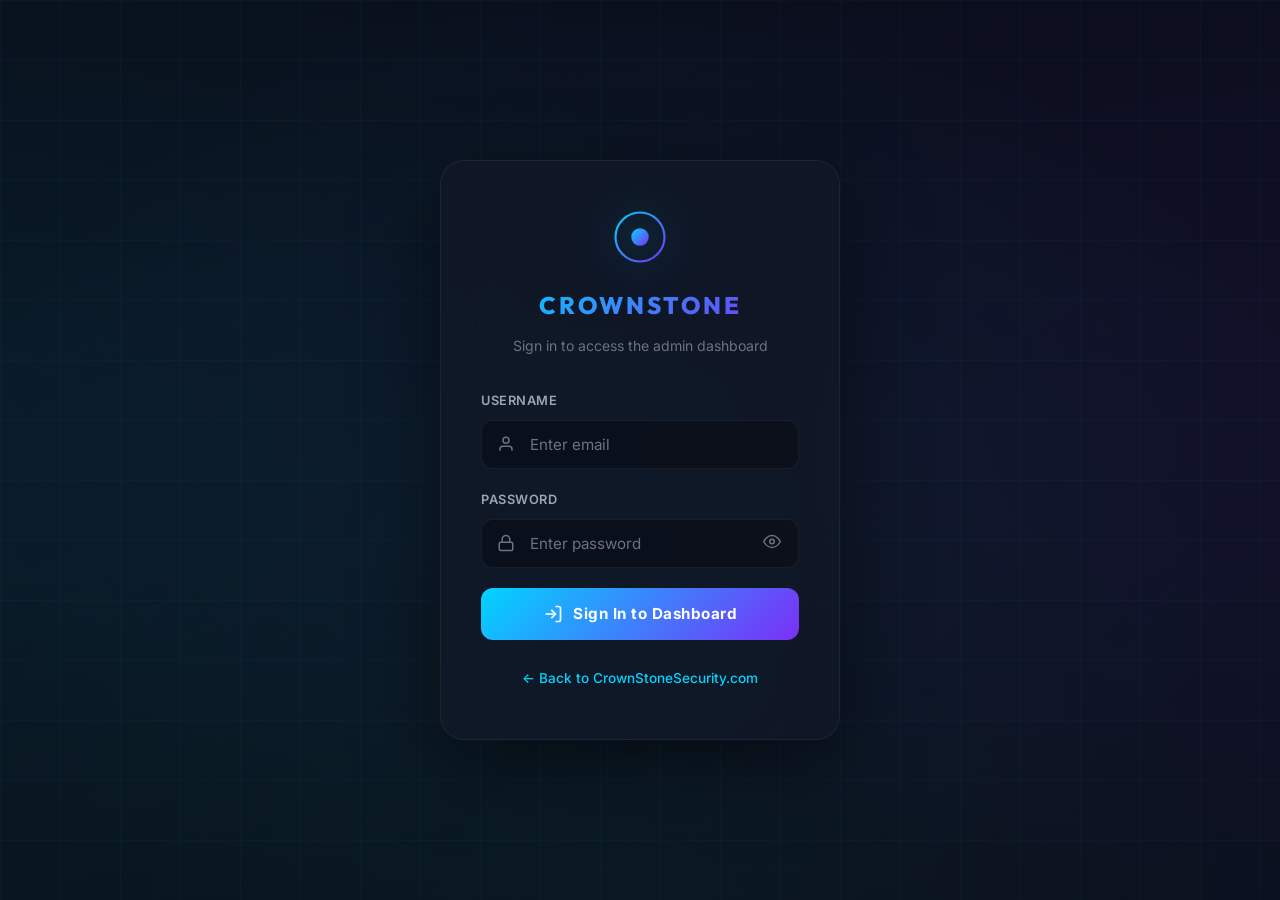
<file: dashboard.html>
<!DOCTYPE html>
<html lang="en">
<head>
    <meta charset="UTF-8">
    <meta name="viewport" content="width=device-width, initial-scale=1.0">
    <title>Admin Dashboard | CrownStoneSecurity.com</title>
    <meta name="description" content="CrownStone Security admin dashboard - manage customer enquiries and monitor business performance.">
    <meta name="robots" content="noindex, nofollow">
    <link rel="preconnect" href="https://fonts.googleapis.com">
    <link rel="preconnect" href="https://fonts.gstatic.com" crossorigin>
    <link href="https://fonts.googleapis.com/css2?family=Inter:wght@300;400;500;600;700;800;900&family=Outfit:wght@400;500;600;700;800&display=swap" rel="stylesheet">
    <link rel="stylesheet" href="theme.css">
    <link rel="stylesheet" href="admin.css">
    <!-- Auth Guard: redirect to login if not authenticated -->
    <script>
        (function() {
            var auth = JSON.parse(localStorage.getItem('crownstone_admin_auth') || '{}');
            if (!auth.loggedIn || auth.expiry < Date.now()) {
                localStorage.removeItem('crownstone_admin_auth');
                window.location.replace('login.html');
            }
        })();
    </script>
</head>
<body>
    <!-- Mobile Sidebar Toggle -->
    <button class="mobile-sidebar-toggle" id="sidebarToggle" aria-label="Toggle sidebar">
        <svg viewBox="0 0 24 24" fill="none" stroke="currentColor" stroke-width="2" stroke-linecap="round">
            <line x1="3" y1="6" x2="21" y2="6"/>
            <line x1="3" y1="12" x2="21" y2="12"/>
            <line x1="3" y1="18" x2="21" y2="18"/>
        </svg>
    </button>

    <div class="admin-layout">
        <!-- Sidebar -->
        <aside class="sidebar" id="sidebar">
            <div class="sidebar-header">
                <a href="index.html" class="sidebar-logo">
                    <div class="logo-icon">
                        <svg viewBox="0 0 40 40" fill="none" xmlns="http://www.w3.org/2000/svg">
                            <circle cx="20" cy="20" r="18" stroke="url(#adminLogoGrad)" stroke-width="2"/>
                            <circle cx="20" cy="20" r="7" fill="url(#adminLogoGrad)"/>
                            <defs>
                                <linearGradient id="adminLogoGrad" x1="0%" y1="0%" x2="100%" y2="100%">
                                    <stop offset="0%" style="stop-color:#00d4ff"/>
                                    <stop offset="100%" style="stop-color:#7b2ff7"/>
                                </linearGradient>
                            </defs>
                        </svg>
                    </div>
                    <span class="logo-text">CROWNSTONE</span>
                </a>
                <div class="sidebar-badge">
                    <span class="badge-dot" style="width:6px;height:6px;border-radius:50%;background:#00ff88;display:inline-block;"></span>
                    admin.CrownStoneSecurity.com
                </div>
            </div>

            <nav class="sidebar-nav">
                <a href="#" class="sidebar-nav-item active" data-view="dashboard" id="nav-dashboard">
                    <svg viewBox="0 0 24 24" fill="none" stroke="currentColor" stroke-width="2"><rect x="3" y="3" width="7" height="7" rx="1"/><rect x="14" y="3" width="7" height="7" rx="1"/><rect x="3" y="14" width="7" height="7" rx="1"/><rect x="14" y="14" width="7" height="7" rx="1"/></svg>
                    Dashboard
                </a>
                <a href="#" class="sidebar-nav-item" data-view="enquiries" id="nav-enquiries">
                    <svg viewBox="0 0 24 24" fill="none" stroke="currentColor" stroke-width="2"><path d="M4 4h16c1.1 0 2 .9 2 2v12c0 1.1-.9 2-2 2H4c-1.1 0-2-.9-2-2V6c0-1.1.9-2 2-2z"/><polyline points="22,6 12,13 2,6"/></svg>
                    Enquiries
                    <span class="badge-count" id="enquiryCount">0</span>
                </a>
                <a href="#" class="sidebar-nav-item" data-view="new-enquiries" id="nav-new">
                    <svg viewBox="0 0 24 24" fill="none" stroke="currentColor" stroke-width="2"><circle cx="12" cy="12" r="10"/><line x1="12" y1="8" x2="12" y2="16"/><line x1="8" y1="12" x2="16" y2="12"/></svg>
                    New / Unread
                    <span class="badge-count" id="unreadCount">0</span>
                </a>
                <a href="#" class="sidebar-nav-item" data-view="contacted" id="nav-contacted">
                    <svg viewBox="0 0 24 24" fill="none" stroke="currentColor" stroke-width="2"><path d="M22 16.92v3a2 2 0 0 1-2.18 2 19.79 19.79 0 0 1-8.63-3.07 19.5 19.5 0 0 1-6-6 19.79 19.79 0 0 1-3.07-8.67A2 2 0 0 1 4.11 2h3a2 2 0 0 1 2 1.72 12.84 12.84 0 0 0 .7 2.81 2 2 0 0 1-.45 2.11L8.09 9.91a16 16 0 0 0 6 6"/></svg>
                    Contacted
                    <span class="badge-count" id="contactedCount">0</span>
                </a>
                <a href="#" class="sidebar-nav-item" data-view="completed" id="nav-completed">
                    <svg viewBox="0 0 24 24" fill="none" stroke="currentColor" stroke-width="2"><path d="M22 11.08V12a10 10 0 1 1-5.93-9.14"/><polyline points="22 4 12 14.01 9 11.01"/></svg>
                    Completed
                    <span class="badge-count" id="completedCount">0</span>
                </a>

                <div style="height:1px;background:var(--border-color);margin:16px 12px;"></div>

                <a href="#" class="sidebar-nav-item" id="nav-add-enquiry" data-view="add">
                    <svg viewBox="0 0 24 24" fill="none" stroke="currentColor" stroke-width="2"><rect x="3" y="3" width="18" height="18" rx="2"/><line x1="12" y1="8" x2="12" y2="16"/><line x1="8" y1="12" x2="16" y2="12"/></svg>
                    Add Enquiry
                </a>
                <a href="#" class="sidebar-nav-item" id="nav-settings" data-view="settings">
                    <svg viewBox="0 0 24 24" fill="none" stroke="currentColor" stroke-width="2"><circle cx="12" cy="12" r="3"/><path d="M19.4 15a1.65 1.65 0 0 0 .33 1.82l.06.06a2 2 0 0 1 0 2.83 2 2 0 0 1-2.83 0l-.06-.06a1.65 1.65 0 0 0-1.82-.33 1.65 1.65 0 0 0-1 1.51V21a2 2 0 0 1-2 2 2 2 0 0 1-2-2v-.09A1.65 1.65 0 0 0 9 19.4a1.65 1.65 0 0 0-1.82.33l-.06.06a2 2 0 0 1-2.83 0 2 2 0 0 1 0-2.83l.06-.06A1.65 1.65 0 0 0 4.68 15a1.65 1.65 0 0 0-1.51-1H3a2 2 0 0 1-2-2 2 2 0 0 1 2-2h.09A1.65 1.65 0 0 0 4.6 9a1.65 1.65 0 0 0-.33-1.82l-.06-.06a2 2 0 0 1 0-2.83 2 2 0 0 1 2.83 0l.06.06A1.65 1.65 0 0 0 9 4.68a1.65 1.65 0 0 0 1-1.51V3a2 2 0 0 1 2-2 2 2 0 0 1 2 2v.09a1.65 1.65 0 0 0 1 1.51 1.65 1.65 0 0 0 1.82-.33l.06-.06a2 2 0 0 1 2.83 0 2 2 0 0 1 0 2.83l-.06.06a1.65 1.65 0 0 0-.33 1.82V9a1.65 1.65 0 0 0 1.51 1H21a2 2 0 0 1 2 2 2 2 0 0 1-2 2h-.09a1.65 1.65 0 0 0-1.51 1z"/></svg>
                    Settings
                </a>
            </nav>

            <div class="sidebar-footer">
                <a href="#" class="sidebar-back" id="logoutBtn" style="color:var(--accent-red);">
                    <svg viewBox="0 0 24 24" fill="none" stroke="currentColor" stroke-width="2" stroke-linecap="round"><path d="M9 21H5a2 2 0 0 1-2-2V5a2 2 0 0 1 2-2h4"/><polyline points="16 17 21 12 16 7"/><line x1="21" y1="12" x2="9" y2="12"/></svg>
                    Sign Out
                </a>
                <a href="index.html" class="sidebar-back">
                    <svg viewBox="0 0 24 24" fill="none" stroke="currentColor" stroke-width="2" stroke-linecap="round"><path d="M19 12H5M12 19l-7-7 7-7"/></svg>
                    Back to Website
                </a>
            </div>
        </aside>

        <!-- Main Content -->
        <main class="admin-main">
            <!-- Header -->
            <div class="admin-header">
                <div class="admin-title">
                    <h1 id="pageTitle">📊 Dashboard</h1>
                    <p id="dashboardSubtitle">Overview of customer enquiries and activity</p>
                </div>
                <div class="header-actions">
                    <div class="admin-search">
                        <svg viewBox="0 0 24 24" fill="none" stroke="currentColor" stroke-width="2"><circle cx="11" cy="11" r="8"/><line x1="21" y1="21" x2="16.65" y2="16.65"/></svg>
                        <input type="text" id="searchInput" placeholder="Search enquiries...">
                    </div>
                    <button class="btn btn-primary btn-sm" id="addEnquiryBtn" title="Add New Enquiry">
                        <svg width="16" height="16" viewBox="0 0 24 24" fill="none" stroke="currentColor" stroke-width="2.5" stroke-linecap="round"><line x1="12" y1="5" x2="12" y2="19"/><line x1="5" y1="12" x2="19" y2="12"/></svg>
                        Add New
                    </button>
                    <button class="btn btn-primary btn-sm btn-export" id="exportBtn">
                        <svg width="16" height="16" viewBox="0 0 24 24" fill="none" stroke="currentColor" stroke-width="2" stroke-linecap="round"><path d="M21 15v4a2 2 0 0 1-2 2H5a2 2 0 0 1-2-2v-4"/><polyline points="7 10 12 15 17 10"/><line x1="12" y1="15" x2="12" y2="3"/></svg>
                        Export CSV
                    </button>
                    <button class="btn-danger btn-sm" id="clearAllBtn">Clear All</button>
                </div>
            </div>

            <!-- Stats Grid -->
            <div class="stats-grid" id="statsGrid">
                <div class="stat-card">
                    <div class="stat-card-header">
                        <div class="stat-card-icon">
                            <svg viewBox="0 0 24 24" fill="none" stroke="currentColor" stroke-width="2"><path d="M4 4h16c1.1 0 2 .9 2 2v12c0 1.1-.9 2-2 2H4c-1.1 0-2-.9-2-2V6c0-1.1.9-2 2-2z"/><polyline points="22,6 12,13 2,6"/></svg>
                        </div>
                        <span class="stat-card-trend up" id="totalTrend">+0</span>
                    </div>
                    <div class="stat-card-value" id="totalEnquiries">0</div>
                    <div class="stat-card-label">Total Enquiries</div>
                </div>
                <div class="stat-card">
                    <div class="stat-card-header">
                        <div class="stat-card-icon" style="color: var(--accent-green);">
                            <svg viewBox="0 0 24 24" fill="none" stroke="currentColor" stroke-width="2"><circle cx="12" cy="12" r="10"/><line x1="12" y1="8" x2="12" y2="16"/><line x1="8" y1="12" x2="16" y2="12"/></svg>
                        </div>
                        <span class="stat-card-trend up" id="newTrend">+0</span>
                    </div>
                    <div class="stat-card-value" id="newEnquiries">0</div>
                    <div class="stat-card-label">New Enquiries</div>
                </div>
                <div class="stat-card">
                    <div class="stat-card-header">
                        <div class="stat-card-icon" style="color: var(--accent-blue);">
                            <svg viewBox="0 0 24 24" fill="none" stroke="currentColor" stroke-width="2"><path d="M22 16.92v3a2 2 0 0 1-2.18 2 19.79 19.79 0 0 1-8.63-3.07 19.5 19.5 0 0 1-6-6 19.79 19.79 0 0 1-3.07-8.67A2 2 0 0 1 4.11 2h3a2 2 0 0 1 2 1.72"/></svg>
                        </div>
                        <span class="stat-card-trend neutral" id="contactedTrend">0</span>
                    </div>
                    <div class="stat-card-value" id="contactedEnquiries">0</div>
                    <div class="stat-card-label">Contacted</div>
                </div>
                <div class="stat-card">
                    <div class="stat-card-header">
                        <div class="stat-card-icon" style="color: var(--accent-purple);">
                            <svg viewBox="0 0 24 24" fill="none" stroke="currentColor" stroke-width="2"><path d="M22 11.08V12a10 10 0 1 1-5.93-9.14"/><polyline points="22 4 12 14.01 9 11.01"/></svg>
                        </div>
                        <span class="stat-card-trend up" id="completedTrend">0</span>
                    </div>
                    <div class="stat-card-value" id="completedEnquiries">0</div>
                    <div class="stat-card-label">Completed</div>
                </div>
            </div>

            <!-- Bulk Actions Bar -->
            <div class="bulk-actions-bar" id="bulkActionsBar" style="display:none;">
                <span class="bulk-count"><span id="selectedCount">0</span> selected</span>
                <button class="btn btn-sm btn-outline" id="bulkStatusBtn">Change Status</button>
                <button class="btn btn-sm btn-outline" id="bulkMarkReadBtn">Mark as Read</button>
                <button class="btn-danger btn-sm" id="bulkDeleteBtn">Delete Selected</button>
                <button class="btn btn-sm btn-outline" id="bulkDeselectBtn" style="margin-left:auto;">Deselect All</button>
            </div>

            <!-- Filters -->
            <div class="filters-bar" id="filtersBar">
                <select class="filter-select" id="filterStatus">
                    <option value="all">All Status</option>
                    <option value="new">New</option>
                    <option value="contacted">Contacted</option>
                    <option value="completed">Completed</option>
                    <option value="cancelled">Cancelled</option>
                </select>
                <select class="filter-select" id="filterService">
                    <option value="all">All Services</option>
                    <option value="CCTV Installation">CCTV Installation</option>
                    <option value="24/7 Monitoring">24/7 Monitoring</option>
                    <option value="Maintenance & AMC">Maintenance & AMC</option>
                    <option value="Access Control">Access Control</option>
                    <option value="Network Solutions">Network Solutions</option>
                    <option value="Security Consultation">Security Consultation</option>
                    <option value="Other">Other</option>
                </select>
                <select class="filter-select" id="filterSort">
                    <option value="newest">Newest First</option>
                    <option value="oldest">Oldest First</option>
                    <option value="name">Name (A-Z)</option>
                    <option value="priority">Priority (Unread First)</option>
                </select>
                <span class="results-count" id="resultsCount">0 enquiries</span>
            </div>

            <!-- Enquiry Table -->
            <div class="table-wrapper" id="tableSection">
                <table class="enquiry-table" id="enquiryTable">
                    <thead>
                        <tr>
                            <th><input type="checkbox" id="selectAllCheckbox" title="Select All"></th>
                            <th>ID</th>
                            <th>Customer</th>
                            <th>Phone</th>
                            <th>Service</th>
                            <th>Property</th>
                            <th>Date</th>
                            <th>Status</th>
                            <th>Actions</th>
                        </tr>
                    </thead>
                    <tbody id="enquiryTableBody">
                        <!-- Dynamic rows inserted here -->
                    </tbody>
                </table>

                <!-- Empty State -->
                <div class="empty-state" id="emptyState" style="display:none;">
                    <div class="empty-icon">
                        <svg viewBox="0 0 24 24" fill="none" stroke="currentColor" stroke-width="1.5">
                            <path d="M4 4h16c1.1 0 2 .9 2 2v12c0 1.1-.9 2-2 2H4c-1.1 0-2-.9-2-2V6c0-1.1.9-2 2-2z"/>
                            <polyline points="22,6 12,13 2,6"/>
                        </svg>
                    </div>
                    <h3>No Enquiries Yet</h3>
                    <p>Customer enquiries from the website will appear here.<br>You can also manually add enquiries using the "Add New" button.</p>
                </div>
            </div>

            <!-- Settings Section (hidden by default) -->
            <div class="settings-section" id="settingsSection" style="display:none;">
                <div class="settings-card">
                    <h3>⚙️ Admin Settings</h3>
                    <div class="settings-group">
                        <label>Auto-Refresh Interval</label>
                        <select id="settingRefresh" class="filter-select">
                            <option value="5000">5 seconds</option>
                            <option value="10000" selected>10 seconds</option>
                            <option value="30000">30 seconds</option>
                            <option value="60000">1 minute</option>
                            <option value="0">Disabled</option>
                        </select>
                    </div>
                    <div class="settings-group">
                        <label>Default Sort</label>
                        <select id="settingSort" class="filter-select">
                            <option value="newest" selected>Newest First</option>
                            <option value="oldest">Oldest First</option>
                            <option value="name">Name (A-Z)</option>
                        </select>
                    </div>
                    <div class="settings-group">
                        <label>Company Name</label>
                        <input type="text" id="settingCompany" value="CrownStone Security" class="settings-input">
                    </div>
                    <div class="settings-group">
                        <label>Admin Email</label>
                        <input type="email" id="settingEmail" value="admin@CrownStoneSecurity.com" class="settings-input">
                    </div>

                    <div style="height:1px;background:var(--border-color);margin:24px 0;"></div>
                    <h4 style="font-family:'Outfit',sans-serif;font-size:1rem;font-weight:600;margin-bottom:16px;color:var(--text-secondary);">📍 Contact Information (Website)</h4>
                    <p style="font-size:0.82rem;color:var(--text-muted);margin-bottom:16px;">These details will be displayed on the main website's contact section and footer.</p>

                    <div class="settings-group">
                        <label>Primary Phone Number</label>
                        <input type="tel" id="settingPhone" value="+91 98765 43210" class="settings-input" placeholder="+91 98765 43210">
                    </div>
                    <div class="settings-group">
                        <label>Secondary Phone Number (Optional)</label>
                        <input type="tel" id="settingPhone2" value="" class="settings-input" placeholder="+91 98765 43211">
                    </div>
                    <div class="settings-group">
                        <label>Contact Email (Displayed on Website)</label>
                        <input type="email" id="settingContactEmail" value="info@CrownStoneSecurity.com" class="settings-input" placeholder="info@CrownStoneSecurity.com">
                    </div>
                    <div class="settings-group">
                        <label>Company Address - Line 1</label>
                        <input type="text" id="settingAddress1" value="42 Security Tower, Tech Park Road" class="settings-input" placeholder="Street address, building name">
                    </div>
                    <div class="settings-group">
                        <label>Company Address - Line 2</label>
                        <input type="text" id="settingAddress2" value="Bangalore, Karnataka 560001" class="settings-input" placeholder="City, State, PIN">
                    </div>

                    <button class="btn btn-primary btn-sm" id="saveSettingsBtn" style="margin-top:16px;">
                        <svg width="16" height="16" viewBox="0 0 24 24" fill="none" stroke="currentColor" stroke-width="2"><path d="M19 21H5a2 2 0 0 1-2-2V5a2 2 0 0 1 2-2h11l5 5v11a2 2 0 0 1-2 2z"/><polyline points="17 21 17 13 7 13 7 21"/><polyline points="7 3 7 8 15 8"/></svg>
                        Save Settings
                    </button>
                </div>
            </div>
        </main>
    </div>

    <!-- View / Edit Enquiry Detail Modal -->
    <div class="modal-overlay" id="detailModal">
        <div class="modal modal-lg">
            <div class="modal-header">
                <div class="modal-header-left">
                    <h2 id="modalTitle">Enquiry Details</h2>
                    <div class="modal-tabs">
                        <button class="modal-tab active" data-tab="view" id="tabView">View</button>
                        <button class="modal-tab" data-tab="edit" id="tabEdit">Edit</button>
                        <button class="modal-tab" data-tab="notes" id="tabNotes">Notes <span class="tab-badge" id="notesBadge">0</span></button>
                    </div>
                </div>
                <button class="modal-close" id="modalClose" aria-label="Close modal">
                    <svg width="18" height="18" viewBox="0 0 24 24" fill="none" stroke="currentColor" stroke-width="2" stroke-linecap="round"><line x1="18" y1="6" x2="6" y2="18"/><line x1="6" y1="6" x2="18" y2="18"/></svg>
                </button>
            </div>

            <!-- VIEW TAB -->
            <div class="modal-body tab-content active" id="tabContentView">
                <div id="modalBody">
                    <!-- Dynamic view content -->
                </div>
            </div>

            <!-- EDIT TAB -->
            <div class="modal-body tab-content" id="tabContentEdit">
                <form id="editForm" class="edit-form">
                    <div class="edit-form-row">
                        <div class="edit-form-group">
                            <label for="editFullName">Full Name *</label>
                            <input type="text" id="editFullName" required>
                        </div>
                        <div class="edit-form-group">
                            <label for="editPhone">Phone Number *</label>
                            <input type="tel" id="editPhone" required>
                        </div>
                    </div>
                    <div class="edit-form-group">
                        <label for="editEmail">Email Address *</label>
                        <input type="email" id="editEmail" required>
                    </div>
                    <div class="edit-form-row">
                        <div class="edit-form-group">
                            <label for="editServiceType">Service Required *</label>
                            <select id="editServiceType" required>
                                <option value="CCTV Installation">CCTV Installation</option>
                                <option value="24/7 Monitoring">24/7 Monitoring</option>
                                <option value="Maintenance & AMC">Maintenance & AMC</option>
                                <option value="Access Control">Access Control</option>
                                <option value="Network Solutions">Network Solutions</option>
                                <option value="Security Consultation">Security Consultation</option>
                                <option value="Other">Other</option>
                            </select>
                        </div>
                        <div class="edit-form-group">
                            <label for="editPropertyType">Property Type</label>
                            <select id="editPropertyType">
                                <option value="Not specified">Not specified</option>
                                <option value="Residential">Residential</option>
                                <option value="Commercial">Commercial</option>
                                <option value="Industrial">Industrial</option>
                                <option value="Government">Government</option>
                                <option value="Retail">Retail</option>
                                <option value="Other">Other</option>
                            </select>
                        </div>
                    </div>
                    <div class="edit-form-group">
                        <label for="editAddress">Property Address</label>
                        <input type="text" id="editAddress">
                    </div>
                    <div class="edit-form-row">
                        <div class="edit-form-group">
                            <label for="editStatus">Status</label>
                            <select id="editStatus">
                                <option value="new">New</option>
                                <option value="contacted">Contacted</option>
                                <option value="completed">Completed</option>
                                <option value="cancelled">Cancelled</option>
                            </select>
                        </div>
                        <div class="edit-form-group">
                            <label for="editPriority">Priority</label>
                            <select id="editPriority">
                                <option value="normal">Normal</option>
                                <option value="high">High</option>
                                <option value="urgent">Urgent</option>
                                <option value="low">Low</option>
                            </select>
                        </div>
                    </div>
                    <div class="edit-form-group">
                        <label for="editMessage">Message / Details</label>
                        <textarea id="editMessage" rows="4"></textarea>
                    </div>
                    <div class="edit-form-actions">
                        <button type="submit" class="btn btn-primary btn-sm" id="saveEditBtn">
                            <svg width="16" height="16" viewBox="0 0 24 24" fill="none" stroke="currentColor" stroke-width="2"><path d="M19 21H5a2 2 0 0 1-2-2V5a2 2 0 0 1 2-2h11l5 5v11a2 2 0 0 1-2 2z"/><polyline points="17 21 17 13 7 13 7 21"/><polyline points="7 3 7 8 15 8"/></svg>
                            Save Changes
                        </button>
                        <button type="button" class="btn btn-outline btn-sm" id="cancelEditBtn">Cancel</button>
                    </div>
                </form>
            </div>

            <!-- NOTES TAB -->
            <div class="modal-body tab-content" id="tabContentNotes">
                <div class="notes-section">
                    <div class="notes-list" id="notesList">
                        <!-- Dynamic notes -->
                    </div>
                    <div class="add-note-form">
                        <textarea id="newNoteText" placeholder="Add an internal note..." rows="3"></textarea>
                        <button class="btn btn-primary btn-sm" id="addNoteBtn">
                            <svg width="16" height="16" viewBox="0 0 24 24" fill="none" stroke="currentColor" stroke-width="2"><line x1="12" y1="5" x2="12" y2="19"/><line x1="5" y1="12" x2="19" y2="12"/></svg>
                            Add Note
                        </button>
                    </div>
                </div>
            </div>

            <!-- Modal Footer -->
            <div class="modal-footer">
                <div class="modal-footer-left">
                    <button class="btn btn-outline btn-sm" id="duplicateBtn" title="Duplicate Enquiry">
                        <svg width="14" height="14" viewBox="0 0 24 24" fill="none" stroke="currentColor" stroke-width="2"><rect x="9" y="9" width="13" height="13" rx="2"/><path d="M5 15H4a2 2 0 0 1-2-2V4a2 2 0 0 1 2-2h9a2 2 0 0 1 2 2v1"/></svg>
                        Duplicate
                    </button>
                    <button class="btn btn-outline btn-sm" id="printBtn" title="Print Enquiry">
                        <svg width="14" height="14" viewBox="0 0 24 24" fill="none" stroke="currentColor" stroke-width="2"><polyline points="6 9 6 2 18 2 18 9"/><path d="M6 18H4a2 2 0 0 1-2-2v-5a2 2 0 0 1 2-2h16a2 2 0 0 1 2 2v5a2 2 0 0 1-2 2h-2"/><rect x="6" y="14" width="12" height="8"/></svg>
                        Print
                    </button>
                    <button class="btn-danger btn-sm" id="deleteFromModalBtn" title="Delete Enquiry">
                        <svg width="14" height="14" viewBox="0 0 24 24" fill="none" stroke="currentColor" stroke-width="2"><polyline points="3 6 5 6 21 6"/><path d="M19 6v14a2 2 0 0 1-2 2H7a2 2 0 0 1-2-2V6m3 0V4a2 2 0 0 1 2-2h4a2 2 0 0 1 2 2v2"/></svg>
                        Delete
                    </button>
                </div>
                <div class="modal-footer-right">
                    <select id="modalStatusSelect">
                        <option value="new">New</option>
                        <option value="contacted">Contacted</option>
                        <option value="completed">Completed</option>
                        <option value="cancelled">Cancelled</option>
                    </select>
                    <button class="btn btn-primary btn-sm" id="updateStatusBtn">Update Status</button>
                </div>
            </div>
        </div>
    </div>

    <!-- Add / Create New Enquiry Modal -->
    <div class="modal-overlay" id="addModal">
        <div class="modal modal-lg">
            <div class="modal-header">
                <h2>➕ Add New Enquiry</h2>
                <button class="modal-close" id="addModalClose" aria-label="Close modal">
                    <svg width="18" height="18" viewBox="0 0 24 24" fill="none" stroke="currentColor" stroke-width="2" stroke-linecap="round"><line x1="18" y1="6" x2="6" y2="18"/><line x1="6" y1="6" x2="18" y2="18"/></svg>
                </button>
            </div>
            <div class="modal-body">
                <form id="addEnquiryForm" class="edit-form">
                    <div class="edit-form-row">
                        <div class="edit-form-group">
                            <label for="addFullName">Full Name *</label>
                            <input type="text" id="addFullName" placeholder="Customer full name" required>
                        </div>
                        <div class="edit-form-group">
                            <label for="addPhone">Phone Number *</label>
                            <input type="tel" id="addPhone" placeholder="+91 98765 43210" required>
                        </div>
                    </div>
                    <div class="edit-form-group">
                        <label for="addEmail">Email Address *</label>
                        <input type="email" id="addEmail" placeholder="customer@email.com" required>
                    </div>
                    <div class="edit-form-row">
                        <div class="edit-form-group">
                            <label for="addServiceType">Service Required *</label>
                            <select id="addServiceType" required>
                                <option value="" disabled selected>Select a service</option>
                                <option value="CCTV Installation">CCTV Installation</option>
                                <option value="24/7 Monitoring">24/7 Monitoring</option>
                                <option value="Maintenance & AMC">Maintenance & AMC</option>
                                <option value="Access Control">Access Control</option>
                                <option value="Network Solutions">Network Solutions</option>
                                <option value="Security Consultation">Security Consultation</option>
                                <option value="Other">Other</option>
                            </select>
                        </div>
                        <div class="edit-form-group">
                            <label for="addPropertyType">Property Type</label>
                            <select id="addPropertyType">
                                <option value="Not specified" selected>Select type</option>
                                <option value="Residential">Residential</option>
                                <option value="Commercial">Commercial</option>
                                <option value="Industrial">Industrial</option>
                                <option value="Government">Government</option>
                                <option value="Retail">Retail</option>
                                <option value="Other">Other</option>
                            </select>
                        </div>
                    </div>
                    <div class="edit-form-group">
                        <label for="addAddress">Property Address</label>
                        <input type="text" id="addAddress" placeholder="123 Main Street, City">
                    </div>
                    <div class="edit-form-row">
                        <div class="edit-form-group">
                            <label for="addStatus">Status</label>
                            <select id="addStatus">
                                <option value="new" selected>New</option>
                                <option value="contacted">Contacted</option>
                                <option value="completed">Completed</option>
                            </select>
                        </div>
                        <div class="edit-form-group">
                            <label for="addPriority">Priority</label>
                            <select id="addPriority">
                                <option value="normal" selected>Normal</option>
                                <option value="high">High</option>
                                <option value="urgent">Urgent</option>
                                <option value="low">Low</option>
                            </select>
                        </div>
                    </div>
                    <div class="edit-form-group">
                        <label for="addMessage">Message / Details</label>
                        <textarea id="addMessage" rows="4" placeholder="Customer's requirements, notes, etc."></textarea>
                    </div>
                    <div class="edit-form-actions">
                        <button type="submit" class="btn btn-primary btn-sm">
                            <svg width="16" height="16" viewBox="0 0 24 24" fill="none" stroke="currentColor" stroke-width="2"><line x1="12" y1="5" x2="12" y2="19"/><line x1="5" y1="12" x2="19" y2="12"/></svg>
                            Create Enquiry
                        </button>
                        <button type="button" class="btn btn-outline btn-sm" id="cancelAddBtn">Cancel</button>
                    </div>
                </form>
            </div>
        </div>
    </div>

    <!-- Bulk Status Change Modal -->
    <div class="modal-overlay" id="bulkStatusModal">
        <div class="modal" style="max-width:400px;">
            <div class="modal-header">
                <h2>Change Status</h2>
                <button class="modal-close" id="bulkStatusClose" aria-label="Close">
                    <svg width="18" height="18" viewBox="0 0 24 24" fill="none" stroke="currentColor" stroke-width="2" stroke-linecap="round"><line x1="18" y1="6" x2="6" y2="18"/><line x1="6" y1="6" x2="18" y2="18"/></svg>
                </button>
            </div>
            <div class="modal-body">
                <p style="margin-bottom:16px;color:var(--text-secondary);">Change status of <strong id="bulkStatusCount">0</strong> selected enquiries:</p>
                <select id="bulkStatusSelect" class="filter-select" style="width:100%;padding:12px;">
                    <option value="new">New</option>
                    <option value="contacted">Contacted</option>
                    <option value="completed">Completed</option>
                    <option value="cancelled">Cancelled</option>
                </select>
            </div>
            <div class="modal-footer" style="justify-content:flex-end;">
                <button class="btn btn-primary btn-sm" id="bulkStatusApplyBtn">Apply</button>
            </div>
        </div>
    </div>

    <script src="admin.js"></script>
</body>
</html>
</file>
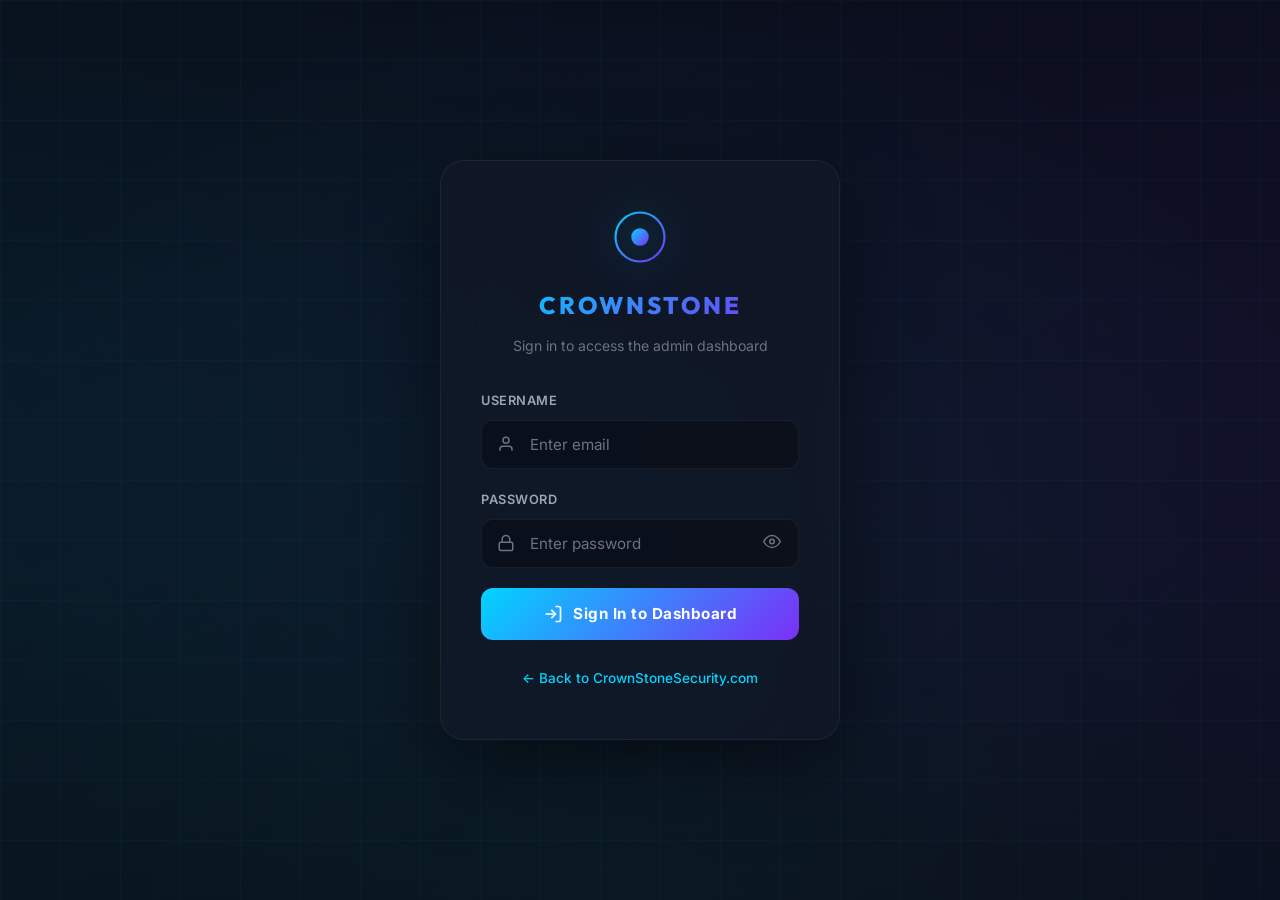
<file: login.html>
<!DOCTYPE html>
<html lang="en">
<head>
    <meta charset="UTF-8">
    <meta name="viewport" content="width=device-width, initial-scale=1.0">
    <title>Admin Login | CrownStoneSecurity.com</title>
    <meta name="robots" content="noindex, nofollow">
    <link rel="preconnect" href="https://fonts.googleapis.com">
    <link rel="preconnect" href="https://fonts.gstatic.com" crossorigin>
    <link href="https://fonts.googleapis.com/css2?family=Inter:wght@300;400;500;600;700;800;900&family=Outfit:wght@400;500;600;700;800&display=swap" rel="stylesheet">
    <link rel="stylesheet" href="theme.css">
    <style>
        *, *::before, *::after { box-sizing: border-box; margin: 0; padding: 0; }

        :root {
            --bg-primary: #0a0e1a;
            --bg-secondary: #111827;
            --bg-card: rgba(17, 24, 39, 0.8);
            --text-primary: #f1f5f9;
            --text-secondary: #9ea4b8;
            --text-muted: #6b7280;
            --accent-cyan: #00d4ff;
            --accent-purple: #7b2ff7;
            --accent-red: #ff4757;
            --accent-green: #00ff88;
            --border-color: rgba(255, 255, 255, 0.06);
            --gradient-primary: linear-gradient(135deg, #00d4ff, #7b2ff7);
        }

        body {
            font-family: 'Inter', -apple-system, sans-serif;
            background: var(--bg-primary);
            color: var(--text-primary);
            min-height: 100vh;
            display: flex;
            align-items: center;
            justify-content: center;
            overflow: hidden;
            position: relative;
        }

        /* Background Effects */
        .login-bg {
            position: fixed;
            inset: 0;
            z-index: 0;
        }

        .login-bg::before {
            content: '';
            position: absolute;
            top: -50%;
            left: -50%;
            width: 200%;
            height: 200%;
            background: 
                radial-gradient(ellipse at 20% 50%, rgba(0, 212, 255, 0.08) 0%, transparent 50%),
                radial-gradient(ellipse at 80% 50%, rgba(123, 47, 247, 0.08) 0%, transparent 50%),
                radial-gradient(ellipse at 50% 80%, rgba(0, 255, 136, 0.04) 0%, transparent 50%);
            animation: bgShift 20s ease-in-out infinite alternate;
        }

        @keyframes bgShift {
            from { transform: translate(0, 0); }
            to { transform: translate(-5%, -5%); }
        }

        .grid-bg {
            position: absolute;
            inset: 0;
            background-image: 
                linear-gradient(rgba(0, 212, 255, 0.03) 1px, transparent 1px),
                linear-gradient(90deg, rgba(0, 212, 255, 0.03) 1px, transparent 1px);
            background-size: 60px 60px;
        }

        /* Login Card */
        .login-container {
            position: relative;
            z-index: 10;
            width: 100%;
            max-width: 440px;
            padding: 20px;
        }

        .login-card {
            background: var(--bg-card);
            border: 1px solid var(--border-color);
            border-radius: 24px;
            padding: 48px 40px;
            backdrop-filter: blur(20px);
            box-shadow: 0 25px 80px rgba(0, 0, 0, 0.5);
            animation: cardEnter 0.6s ease;
        }

        @keyframes cardEnter {
            from { opacity: 0; transform: translateY(30px) scale(0.96); }
            to { opacity: 1; transform: translateY(0) scale(1); }
        }

        /* Logo */
        .login-logo {
            text-align: center;
            margin-bottom: 12px;
        }

        .login-logo svg {
            width: 56px;
            height: 56px;
            filter: drop-shadow(0 0 20px rgba(0, 212, 255, 0.3));
        }

        .login-brand {
            text-align: center;
            margin-bottom: 8px;
        }

        .login-brand h1 {
            font-family: 'Outfit', sans-serif;
            font-size: 1.5rem;
            font-weight: 800;
            letter-spacing: 3px;
            background: var(--gradient-primary);
            -webkit-background-clip: text;
            -webkit-text-fill-color: transparent;
            background-clip: text;
        }

        .login-domain {
            text-align: center;
            margin-bottom: 32px;
        }

        .login-domain span {
            display: inline-flex;
            align-items: center;
            gap: 6px;
            padding: 4px 14px;
            background: rgba(0, 212, 255, 0.08);
            border: 1px solid rgba(0, 212, 255, 0.15);
            border-radius: 20px;
            font-size: 0.72rem;
            font-weight: 600;
            color: var(--accent-cyan);
            letter-spacing: 0.5px;
        }

        .login-domain .dot {
            width: 6px;
            height: 6px;
            border-radius: 50%;
            background: var(--accent-green);
            animation: pulse 2s ease infinite;
        }

        @keyframes pulse {
            0%, 100% { opacity: 1; }
            50% { opacity: 0.4; }
        }

        .login-subtitle {
            text-align: center;
            color: var(--text-muted);
            font-size: 0.88rem;
            margin-bottom: 32px;
        }

        /* Form */
        .login-form {
            display: flex;
            flex-direction: column;
            gap: 20px;
        }

        .form-field {
            position: relative;
        }

        .form-field label {
            display: block;
            font-size: 0.8rem;
            font-weight: 600;
            color: var(--text-secondary);
            margin-bottom: 8px;
            letter-spacing: 0.5px;
            text-transform: uppercase;
        }

        .input-wrapper {
            position: relative;
        }

        .input-wrapper svg {
            position: absolute;
            left: 16px;
            top: 50%;
            transform: translateY(-50%);
            width: 18px;
            height: 18px;
            color: var(--text-muted);
            transition: color 0.3s;
            pointer-events: none;
        }

        .input-wrapper input {
            width: 100%;
            padding: 14px 16px 14px 48px;
            background: rgba(0, 0, 0, 0.3);
            border: 1px solid var(--border-color);
            border-radius: 12px;
            color: var(--text-primary);
            font-family: 'Inter', sans-serif;
            font-size: 0.95rem;
            outline: none;
            transition: all 0.3s;
        }

        .input-wrapper input:focus {
            border-color: var(--accent-cyan);
            box-shadow: 0 0 0 3px rgba(0, 212, 255, 0.1);
        }

        .input-wrapper input:focus + svg,
        .input-wrapper input:focus ~ svg {
            color: var(--accent-cyan);
        }

        .input-wrapper input::placeholder {
            color: var(--text-muted);
        }

        .toggle-password {
            position: absolute;
            right: 14px;
            top: 50%;
            transform: translateY(-50%);
            background: none;
            border: none;
            color: var(--text-muted);
            cursor: pointer;
            padding: 4px;
            transition: color 0.3s;
        }

        .toggle-password:hover {
            color: var(--accent-cyan);
        }

        .toggle-password svg {
            position: static;
            transform: none;
            width: 18px;
            height: 18px;
        }

        /* Error */
        .login-error {
            display: none;
            padding: 12px 16px;
            background: rgba(255, 71, 87, 0.1);
            border: 1px solid rgba(255, 71, 87, 0.2);
            border-radius: 10px;
            color: var(--accent-red);
            font-size: 0.85rem;
            text-align: center;
            animation: shake 0.4s ease;
        }

        .login-error.show {
            display: block;
        }

        @keyframes shake {
            0%, 100% { transform: translateX(0); }
            20%, 60% { transform: translateX(-6px); }
            40%, 80% { transform: translateX(6px); }
        }

        /* Submit Button */
        .login-btn {
            width: 100%;
            padding: 16px;
            background: var(--gradient-primary);
            border: none;
            border-radius: 12px;
            color: #fff;
            font-family: 'Inter', sans-serif;
            font-size: 0.95rem;
            font-weight: 700;
            cursor: pointer;
            transition: all 0.3s;
            display: flex;
            align-items: center;
            justify-content: center;
            gap: 10px;
            letter-spacing: 0.5px;
            position: relative;
            overflow: hidden;
        }

        .login-btn::before {
            content: '';
            position: absolute;
            inset: 0;
            background: linear-gradient(135deg, rgba(255,255,255,0.1), transparent);
            opacity: 0;
            transition: opacity 0.3s;
        }

        .login-btn:hover::before {
            opacity: 1;
        }

        .login-btn:hover {
            transform: translateY(-2px);
            box-shadow: 0 8px 30px rgba(0, 212, 255, 0.3);
        }

        .login-btn:active {
            transform: translateY(0);
        }

        .login-btn svg {
            width: 20px;
            height: 20px;
        }

        /* Footer */
        .login-footer {
            text-align: center;
            margin-top: 24px;
        }

        .login-footer a {
            color: var(--accent-cyan);
            text-decoration: none;
            font-size: 0.85rem;
            font-weight: 500;
            transition: color 0.3s;
        }

        .login-footer a:hover {
            color: var(--accent-purple);
        }

        .login-hint {
            text-align: center;
            margin-top: 16px;
            padding: 12px;
            background: rgba(0, 212, 255, 0.05);
            border: 1px solid rgba(0, 212, 255, 0.1);
            border-radius: 10px;
            font-size: 0.78rem;
            color: var(--text-muted);
            line-height: 1.6;
        }

        .login-hint strong {
            color: var(--accent-cyan);
        }

        /* Lockout */
        .lockout-msg {
            display: none;
            text-align: center;
            padding: 20px;
            color: var(--accent-red);
            font-size: 0.88rem;
        }

        .lockout-msg.show {
            display: block;
        }

        /* Responsive */
        @media (max-width: 480px) {
            .login-card {
                padding: 36px 24px;
            }
        }
    </style>
</head>
<body>
    <div class="login-bg">
        <div class="grid-bg"></div>
    </div>

    <div class="login-container">
        <div class="login-card">
            <!-- Logo -->
            <div class="login-logo">
                <svg viewBox="0 0 64 64" fill="none" xmlns="http://www.w3.org/2000/svg">
                    <circle cx="32" cy="32" r="28" stroke="url(#loginGrad)" stroke-width="2.5"/>
                    <circle cx="32" cy="32" r="10" fill="url(#loginGrad)"/>
                    <path d="M32 4 L32 16" stroke="url(#loginGrad)" stroke-width="2" stroke-linecap="round"/>
                    <path d="M32 48 L32 60" stroke="url(#loginGrad)" stroke-width="2" stroke-linecap="round"/>
                    <path d="M4 32 L16 32" stroke="url(#loginGrad)" stroke-width="2" stroke-linecap="round"/>
                    <path d="M48 32 L60 32" stroke="url(#loginGrad)" stroke-width="2" stroke-linecap="round"/>
                    <defs>
                        <linearGradient id="loginGrad" x1="0%" y1="0%" x2="100%" y2="100%">
                            <stop offset="0%" style="stop-color:#00d4ff"/>
                            <stop offset="100%" style="stop-color:#7b2ff7"/>
                        </linearGradient>
                    </defs>
                </svg>
            </div>

            <div class="login-brand">
                <h1>CROWNSTONE</h1>
            </div>

            <div class="login-domain" style="display:none;">
                <span><span class="dot"></span> admin.CrownStoneSecurity.com</span>
            </div>

            <p class="login-subtitle">Sign in to access the admin dashboard</p>

            <!-- Login Form -->
            <form class="login-form" id="loginForm">
                <div class="form-field">
                    <label for="username">Username</label>
                    <div class="input-wrapper">
                        <input type="text" id="username" placeholder="Enter email" autocomplete="username" required>
                        <svg viewBox="0 0 24 24" fill="none" stroke="currentColor" stroke-width="2"><path d="M20 21v-2a4 4 0 0 0-4-4H8a4 4 0 0 0-4 4v2"/><circle cx="12" cy="7" r="4"/></svg>
                    </div>
                </div>

                <div class="form-field">
                    <label for="password">Password</label>
                    <div class="input-wrapper">
                        <input type="password" id="password" placeholder="Enter password" autocomplete="current-password" required>
                        <svg viewBox="0 0 24 24" fill="none" stroke="currentColor" stroke-width="2"><rect x="3" y="11" width="18" height="11" rx="2"/><path d="M7 11V7a5 5 0 0 1 10 0v4"/></svg>
                        <button type="button" class="toggle-password" id="togglePassword" aria-label="Toggle password visibility">
                            <svg viewBox="0 0 24 24" fill="none" stroke="currentColor" stroke-width="2"><path d="M1 12s4-8 11-8 11 8 11 8-4 8-11 8-11-8-11-8z"/><circle cx="12" cy="12" r="3"/></svg>
                        </button>
                    </div>
                </div>

                <div class="login-error" id="loginError">
                    ⚠️ Invalid username or password. Please try again.
                </div>

                <div class="lockout-msg" id="lockoutMsg">
                    🔒 Too many failed attempts. Locked for <span id="lockoutTimer">30</span> seconds.
                </div>

                <button type="submit" class="login-btn" id="loginBtn">
                    <svg viewBox="0 0 24 24" fill="none" stroke="currentColor" stroke-width="2"><path d="M15 3h4a2 2 0 0 1 2 2v14a2 2 0 0 1-2 2h-4"/><polyline points="10 17 15 12 10 7"/><line x1="15" y1="12" x2="3" y2="12"/></svg>
                    Sign In to Dashboard
                </button>
            </form>

            <div class="login-footer">
                <a href="index.html">← Back to CrownStoneSecurity.com</a>
            </div>
        </div>
    </div>

    <script>
    (function() {
        const STORAGE_KEY = 'crownstone_admin_auth';
        const CREDENTIALS_KEY = 'crownstone_admin_credentials';
        const MAX_ATTEMPTS = 5;
        const LOCKOUT_DURATION = 30000; // 30 seconds

        // Check if already logged in
        const session = JSON.parse(localStorage.getItem(STORAGE_KEY) || '{}');
        if (session.loggedIn && session.expiry > Date.now()) {
            window.location.href = 'dashboard.html';
            return;
        }

        // Get stored credentials (or use defaults)
        function getCredentials() {
            const stored = JSON.parse(localStorage.getItem(CREDENTIALS_KEY) || '{}');
            return {
                username: stored.username || 'css.security.100@gmail.com',
                password: stored.password || 'Zxcv@1234'
            };
        }

        const form = document.getElementById('loginForm');
        const errorEl = document.getElementById('loginError');
        const lockoutEl = document.getElementById('lockoutMsg');
        const lockoutTimerEl = document.getElementById('lockoutTimer');
        const loginBtn = document.getElementById('loginBtn');
        const togglePassword = document.getElementById('togglePassword');
        const passwordInput = document.getElementById('password');

        let failedAttempts = parseInt(sessionStorage.getItem('loginAttempts') || '0');
        let lockoutEnd = parseInt(sessionStorage.getItem('lockoutEnd') || '0');

        // Toggle password visibility
        togglePassword.addEventListener('click', () => {
            const isPassword = passwordInput.type === 'password';
            passwordInput.type = isPassword ? 'text' : 'password';
            togglePassword.innerHTML = isPassword
                ? '<svg viewBox="0 0 24 24" fill="none" stroke="currentColor" stroke-width="2"><path d="M17.94 17.94A10.07 10.07 0 0 1 12 20c-7 0-11-8-11-8a18.45 18.45 0 0 1 5.06-5.94M9.9 4.24A9.12 9.12 0 0 1 12 4c7 0 11 8 11 8a18.5 18.5 0 0 1-2.16 3.19m-6.72-1.07a3 3 0 1 1-4.24-4.24"/><line x1="1" y1="1" x2="23" y2="23"/></svg>'
                : '<svg viewBox="0 0 24 24" fill="none" stroke="currentColor" stroke-width="2"><path d="M1 12s4-8 11-8 11 8 11 8-4 8-11 8-11-8-11-8z"/><circle cx="12" cy="12" r="3"/></svg>';
        });

        // Check lockout
        function checkLockout() {
            if (Date.now() < lockoutEnd) {
                const remaining = Math.ceil((lockoutEnd - Date.now()) / 1000);
                lockoutTimerEl.textContent = remaining;
                lockoutEl.classList.add('show');
                loginBtn.disabled = true;
                loginBtn.style.opacity = '0.5';
                loginBtn.style.cursor = 'not-allowed';
                setTimeout(checkLockout, 1000);
            } else {
                lockoutEl.classList.remove('show');
                loginBtn.disabled = false;
                loginBtn.style.opacity = '';
                loginBtn.style.cursor = '';
            }
        }
        checkLockout();

        form.addEventListener('submit', (e) => {
            e.preventDefault();

            // Check lockout
            if (Date.now() < lockoutEnd) return;

            const username = document.getElementById('username').value.trim();
            const password = document.getElementById('password').value;
            const creds = getCredentials();

            if (username === creds.username && password === creds.password) {
                // Success — create session (8 hour expiry)
                const auth = {
                    loggedIn: true,
                    user: username,
                    expiry: Date.now() + (8 * 60 * 60 * 1000),
                    loginTime: new Date().toISOString()
                };
                localStorage.setItem(STORAGE_KEY, JSON.stringify(auth));
                sessionStorage.removeItem('loginAttempts');
                sessionStorage.removeItem('lockoutEnd');

                // Redirect to dashboard
                loginBtn.innerHTML = '<svg viewBox="0 0 24 24" fill="none" stroke="currentColor" stroke-width="2" style="animation:spin 1s linear infinite"><circle cx="12" cy="12" r="10"/><path d="M12 6v6l4 2"/></svg> Signing in...';
                loginBtn.disabled = true;

                setTimeout(() => {
                    window.location.href = 'dashboard.html';
                }, 800);
            } else {
                // Failed
                failedAttempts++;
                sessionStorage.setItem('loginAttempts', failedAttempts.toString());

                errorEl.classList.remove('show');
                void errorEl.offsetWidth; // Force reflow for animation
                errorEl.classList.add('show');

                if (failedAttempts >= MAX_ATTEMPTS) {
                    lockoutEnd = Date.now() + LOCKOUT_DURATION;
                    sessionStorage.setItem('lockoutEnd', lockoutEnd.toString());
                    failedAttempts = 0;
                    sessionStorage.setItem('loginAttempts', '0');
                    errorEl.classList.remove('show');
                    checkLockout();
                }
            }
        });

        // Add spin animation
        const style = document.createElement('style');
        style.textContent = '@keyframes spin { from { transform: rotate(0deg); } to { transform: rotate(360deg); } }';
        document.head.appendChild(style);
    })();
    </script>
</body>
</html>
</file>
<file: styles.css>
/* ================================================
   CROWNSTONE SECURITY - Main Stylesheet
   Premium CCTV Installation & Services Website
   ================================================ */

/* ---- CSS Custom Properties ---- */
:root {
    /* Colors */
    --bg-primary: #0a0e1a;
    --bg-secondary: #0f1424;
    --bg-tertiary: #141a2e;
    --bg-card: rgba(15, 20, 36, 0.8);
    --bg-card-hover: rgba(20, 26, 46, 0.95);
    --bg-glass: rgba(10, 14, 26, 0.7);

    --text-primary: #e8eaf6;
    --text-secondary: #9ea4b8;
    --text-muted: #6b7280;

    --accent-cyan: #00d4ff;
    --accent-purple: #7b2ff7;
    --accent-blue: #3b82f6;
    --accent-green: #00ff88;
    --accent-red: #ff4757;

    --gradient-primary: linear-gradient(135deg, #00d4ff 0%, #7b2ff7 100%);
    --gradient-subtle: linear-gradient(135deg, rgba(0,212,255,0.1), rgba(123,47,247,0.1));
    --gradient-card: linear-gradient(135deg, rgba(0,212,255,0.05), rgba(123,47,247,0.05));

    --border-color: rgba(0, 212, 255, 0.12);
    --border-hover: rgba(0, 212, 255, 0.3);

    --shadow-sm: 0 2px 8px rgba(0,0,0,0.3);
    --shadow-md: 0 4px 20px rgba(0,0,0,0.4);
    --shadow-lg: 0 8px 40px rgba(0,0,0,0.5);
    --shadow-glow: 0 0 20px rgba(0, 212, 255, 0.15);
    --shadow-glow-strong: 0 0 40px rgba(0, 212, 255, 0.25);

    /* Spacing */
    --section-padding: 100px 0;
    --container-max: 1200px;

    /* Transitions */
    --transition-fast: 0.2s ease;
    --transition-normal: 0.3s ease;
    --transition-slow: 0.5s ease;

    /* Border Radius */
    --radius-sm: 8px;
    --radius-md: 12px;
    --radius-lg: 16px;
    --radius-xl: 24px;
}

/* ---- Reset & Base ---- */
*,
*::before,
*::after {
    margin: 0;
    padding: 0;
    box-sizing: border-box;
}

html {
    scroll-behavior: smooth;
    scroll-padding-top: 80px;
}

body {
    font-family: 'Inter', -apple-system, BlinkMacSystemFont, sans-serif;
    background: var(--bg-primary);
    color: var(--text-primary);
    line-height: 1.7;
    overflow-x: hidden;
    -webkit-font-smoothing: antialiased;
    -moz-osx-font-smoothing: grayscale;
}

::selection {
    background: rgba(0, 212, 255, 0.3);
    color: #fff;
}

a {
    text-decoration: none;
    color: inherit;
    transition: color var(--transition-fast);
}

img {
    max-width: 100%;
    display: block;
}

ul {
    list-style: none;
}

.container {
    max-width: var(--container-max);
    margin: 0 auto;
    padding: 0 24px;
}

/* ---- Utility Classes ---- */
.gradient-text {
    background: var(--gradient-primary);
    -webkit-background-clip: text;
    -webkit-text-fill-color: transparent;
    background-clip: text;
}

.section-tag {
    display: inline-block;
    font-family: 'Outfit', sans-serif;
    font-size: 0.8rem;
    font-weight: 600;
    text-transform: uppercase;
    letter-spacing: 3px;
    color: var(--accent-cyan);
    margin-bottom: 16px;
    position: relative;
    padding-left: 20px;
}

.section-tag::before {
    content: '';
    position: absolute;
    left: 0;
    top: 50%;
    transform: translateY(-50%);
    width: 10px;
    height: 2px;
    background: var(--gradient-primary);
}

.section-header {
    text-align: center;
    margin-bottom: 64px;
}

.section-title {
    font-family: 'Outfit', sans-serif;
    font-size: clamp(2rem, 4vw, 3rem);
    font-weight: 800;
    line-height: 1.2;
    margin-bottom: 16px;
}

.section-description {
    font-size: 1.05rem;
    color: var(--text-secondary);
    max-width: 600px;
    margin: 0 auto;
}

/* ---- Buttons ---- */
.btn {
    display: inline-flex;
    align-items: center;
    gap: 10px;
    padding: 14px 32px;
    font-family: 'Inter', sans-serif;
    font-size: 0.95rem;
    font-weight: 600;
    border: none;
    border-radius: 50px;
    cursor: pointer;
    transition: all var(--transition-normal);
    position: relative;
    overflow: hidden;
}

.btn-primary {
    background: var(--gradient-primary);
    color: #fff;
    box-shadow: 0 4px 20px rgba(0, 212, 255, 0.25);
}

.btn-primary:hover {
    transform: translateY(-2px);
    box-shadow: 0 6px 30px rgba(0, 212, 255, 0.4);
}

.btn-primary::after {
    content: '';
    position: absolute;
    top: 0;
    left: -100%;
    width: 100%;
    height: 100%;
    background: linear-gradient(90deg, transparent, rgba(255,255,255,0.2), transparent);
    transition: left 0.6s;
}

.btn-primary:hover::after {
    left: 100%;
}

.btn-outline {
    background: transparent;
    color: var(--text-primary);
    border: 1.5px solid var(--border-hover);
}

.btn-outline:hover {
    background: rgba(0, 212, 255, 0.08);
    border-color: var(--accent-cyan);
    transform: translateY(-2px);
}

.btn-full {
    width: 100%;
    justify-content: center;
}

/* ---- Preloader ---- */
#preloader {
    position: fixed;
    top: 0;
    left: 0;
    width: 100%;
    height: 100%;
    background: var(--bg-primary);
    display: flex;
    flex-direction: column;
    align-items: center;
    justify-content: center;
    z-index: 10000;
    transition: opacity 0.5s ease, visibility 0.5s ease;
}

#preloader.hidden {
    opacity: 0;
    visibility: hidden;
}

.loader-ring {
    width: 80px;
    height: 80px;
    border: 3px solid transparent;
    border-top-color: var(--accent-cyan);
    border-right-color: var(--accent-purple);
    border-radius: 50%;
    animation: spin 1.2s linear infinite;
    display: flex;
    align-items: center;
    justify-content: center;
}

.loader-icon {
    width: 40px;
    height: 40px;
    animation: spin 2s linear infinite reverse;
}

.loader-icon svg {
    width: 100%;
    height: 100%;
}

.loader-text {
    font-family: 'Outfit', sans-serif;
    font-size: 0.9rem;
    letter-spacing: 6px;
    color: var(--text-secondary);
    margin-top: 24px;
    animation: pulse 1.5s ease-in-out infinite;
}

@keyframes spin {
    to { transform: rotate(360deg); }
}

@keyframes pulse {
    0%, 100% { opacity: 0.5; }
    50% { opacity: 1; }
}

/* ---- Navigation ---- */
.navbar {
    position: fixed;
    top: 0;
    left: 0;
    width: 100%;
    z-index: 1000;
    padding: 16px 0;
    transition: all var(--transition-normal);
}

.navbar.scrolled {
    background: rgba(10, 14, 26, 0.92);
    backdrop-filter: blur(20px);
    -webkit-backdrop-filter: blur(20px);
    border-bottom: 1px solid var(--border-color);
    padding: 10px 0;
    box-shadow: var(--shadow-md);
}

.nav-container {
    max-width: var(--container-max);
    margin: 0 auto;
    padding: 0 24px;
    display: flex;
    align-items: center;
    justify-content: space-between;
}

.logo {
    display: flex;
    align-items: center;
    gap: 10px;
    z-index: 1001;
}

.logo-icon {
    width: 36px;
    height: 36px;
    animation: slowSpin 20s linear infinite;
}

@keyframes slowSpin {
    to { transform: rotate(360deg); }
}

.logo-icon svg {
    width: 100%;
    height: 100%;
}

.logo-text {
    font-family: 'Outfit', sans-serif;
    font-size: 1.2rem;
    font-weight: 800;
    letter-spacing: 2px;
    background: var(--gradient-primary);
    -webkit-background-clip: text;
    -webkit-text-fill-color: transparent;
    background-clip: text;
}

.logo-sub {
    font-family: 'Outfit', sans-serif;
    font-size: 0.65rem;
    font-weight: 500;
    letter-spacing: 3px;
    color: var(--text-secondary);
    margin-left: -4px;
}

.nav-links {
    display: flex;
    align-items: center;
    gap: 4px;
}

.nav-link {
    font-size: 0.88rem;
    font-weight: 500;
    padding: 8px 16px;
    border-radius: 8px;
    color: var(--text-secondary);
    transition: all var(--transition-fast);
    position: relative;
}

.nav-link:hover,
.nav-link.active {
    color: var(--text-primary);
}

.nav-link.active::after {
    content: '';
    position: absolute;
    bottom: 2px;
    left: 50%;
    transform: translateX(-50%);
    width: 20px;
    height: 2px;
    background: var(--gradient-primary);
    border-radius: 2px;
}

.nav-admin {
    color: var(--accent-cyan) !important;
    border: 1px solid rgba(0, 212, 255, 0.3);
    border-radius: 20px;
    margin-left: 8px;
    font-size: 0.8rem;
    padding: 6px 16px;
}

.nav-admin:hover {
    background: rgba(0, 212, 255, 0.1);
    border-color: var(--accent-cyan);
}

.nav-toggle {
    display: none;
    flex-direction: column;
    gap: 5px;
    background: none;
    border: none;
    cursor: pointer;
    z-index: 1001;
    padding: 4px;
}

.nav-toggle .bar {
    width: 24px;
    height: 2px;
    background: var(--text-primary);
    border-radius: 2px;
    transition: all var(--transition-normal);
}

.nav-toggle.active .bar:nth-child(1) {
    transform: rotate(45deg) translate(5px, 5px);
}

.nav-toggle.active .bar:nth-child(2) {
    opacity: 0;
}

.nav-toggle.active .bar:nth-child(3) {
    transform: rotate(-45deg) translate(5px, -5px);
}

/* ---- Hero Section ---- */
.hero {
    min-height: 100vh;
    display: flex;
    align-items: center;
    position: relative;
    overflow: hidden;
    padding: 120px 0 80px;
}

.hero-bg {
    position: absolute;
    top: 0;
    left: 0;
    width: 100%;
    height: 100%;
    z-index: 0;
}

.grid-overlay {
    position: absolute;
    top: 0;
    left: 0;
    width: 100%;
    height: 100%;
    background-image:
        linear-gradient(rgba(0, 212, 255, 0.03) 1px, transparent 1px),
        linear-gradient(90deg, rgba(0, 212, 255, 0.03) 1px, transparent 1px);
    background-size: 60px 60px;
    mask-image: radial-gradient(ellipse at center, black 30%, transparent 70%);
    -webkit-mask-image: radial-gradient(ellipse at center, black 30%, transparent 70%);
}

.floating-particles {
    position: absolute;
    width: 100%;
    height: 100%;
}

.particle {
    position: absolute;
    width: 3px;
    height: 3px;
    border-radius: 50%;
    background: var(--accent-cyan);
    opacity: 0;
    animation: floatParticle 8s infinite ease-in-out;
}

@keyframes floatParticle {
    0%, 100% {
        opacity: 0;
        transform: translateY(100vh) scale(0);
    }
    10% {
        opacity: 0.6;
    }
    90% {
        opacity: 0.6;
    }
    50% {
        transform: translateY(-10vh) scale(1);
    }
}

.hero-content {
    max-width: var(--container-max);
    margin: 0 auto;
    padding: 0 24px;
    position: relative;
    z-index: 1;
    flex: 1;
}

.hero-badge {
    display: inline-flex;
    align-items: center;
    gap: 8px;
    padding: 8px 20px;
    background: rgba(0, 212, 255, 0.06);
    border: 1px solid rgba(0, 212, 255, 0.15);
    border-radius: 50px;
    font-size: 0.82rem;
    font-weight: 500;
    color: var(--accent-cyan);
    margin-bottom: 32px;
    animation: fadeInUp 0.8s ease forwards;
    opacity: 0;
}

.badge-dot {
    width: 8px;
    height: 8px;
    border-radius: 50%;
    background: var(--accent-green);
    animation: blink 2s infinite;
}

@keyframes blink {
    0%, 100% { opacity: 1; }
    50% { opacity: 0.3; }
}

.hero-title {
    font-family: 'Outfit', sans-serif;
    font-size: clamp(2.5rem, 6vw, 4.5rem);
    font-weight: 900;
    line-height: 1.1;
    margin-bottom: 24px;
    animation: fadeInUp 0.8s ease 0.1s forwards;
    opacity: 0;
}

.title-line {
    display: block;
}

.hero-description {
    font-size: 1.15rem;
    color: var(--text-secondary);
    max-width: 560px;
    margin-bottom: 40px;
    animation: fadeInUp 0.8s ease 0.2s forwards;
    opacity: 0;
}

.hero-actions {
    display: flex;
    gap: 16px;
    margin-bottom: 60px;
    animation: fadeInUp 0.8s ease 0.3s forwards;
    opacity: 0;
    flex-wrap: wrap;
}

.hero-stats {
    display: flex;
    align-items: center;
    gap: 40px;
    animation: fadeInUp 0.8s ease 0.4s forwards;
    opacity: 0;
}

.stat-item {
    text-align: center;
}

.stat-number {
    font-family: 'Outfit', sans-serif;
    font-size: 2.2rem;
    font-weight: 800;
    background: var(--gradient-primary);
    -webkit-background-clip: text;
    -webkit-text-fill-color: transparent;
    background-clip: text;
}

.stat-suffix {
    font-family: 'Outfit', sans-serif;
    font-size: 1.5rem;
    font-weight: 700;
    color: var(--accent-cyan);
}

.stat-label {
    display: block;
    font-size: 0.82rem;
    color: var(--text-muted);
    margin-top: 4px;
}

.stat-divider {
    width: 1px;
    height: 40px;
    background: var(--border-color);
}

@keyframes fadeInUp {
    from {
        opacity: 0;
        transform: translateY(30px);
    }
    to {
        opacity: 1;
        transform: translateY(0);
    }
}

/* Hero Visual - Camera 3D */
.hero-visual {
    position: absolute;
    right: 5%;
    top: 50%;
    transform: translateY(-50%);
    width: 400px;
    height: 400px;
    z-index: 1;
    display: flex;
    align-items: center;
    justify-content: center;
}

.camera-3d {
    position: relative;
    width: 300px;
    height: 300px;
    display: flex;
    align-items: center;
    justify-content: center;
}

.camera-body {
    width: 120px;
    height: 80px;
    background: var(--bg-tertiary);
    border: 2px solid var(--border-hover);
    border-radius: 12px;
    position: relative;
    display: flex;
    align-items: center;
    justify-content: center;
    box-shadow: var(--shadow-glow);
    animation: float 6s ease-in-out infinite;
}

@keyframes float {
    0%, 100% { transform: translateY(0px); }
    50% { transform: translateY(-15px); }
}

.camera-lens {
    width: 50px;
    height: 50px;
    border-radius: 50%;
    border: 3px solid var(--accent-cyan);
    display: flex;
    align-items: center;
    justify-content: center;
    position: relative;
    box-shadow: var(--shadow-glow-strong);
}

.lens-ring {
    width: 35px;
    height: 35px;
    border-radius: 50%;
    border: 2px solid rgba(0, 212, 255, 0.3);
    position: absolute;
    animation: spin 8s linear infinite;
}

.lens-core {
    width: 15px;
    height: 15px;
    border-radius: 50%;
    background: var(--gradient-primary);
    box-shadow: 0 0 20px rgba(0, 212, 255, 0.5);
    animation: pulse 2s ease-in-out infinite;
}

.lens-flare {
    position: absolute;
    width: 8px;
    height: 8px;
    border-radius: 50%;
    background: rgba(255, 255, 255, 0.5);
    top: 8px;
    right: 10px;
}

.camera-indicator {
    position: absolute;
    top: 8px;
    right: 10px;
    width: 8px;
    height: 8px;
    border-radius: 50%;
    background: var(--accent-green);
    box-shadow: 0 0 8px var(--accent-green);
    animation: blink 2s infinite;
}

.scan-line {
    position: absolute;
    width: 200px;
    height: 1px;
    background: linear-gradient(90deg, transparent, var(--accent-cyan), transparent);
    animation: scanMove 3s ease-in-out infinite;
}

@keyframes scanMove {
    0%, 100% { transform: translateY(-60px); opacity: 0; }
    50% { transform: translateY(60px); opacity: 0.5; }
}

.detection-zone {
    position: absolute;
    width: 250px;
    height: 250px;
    border-radius: 50%;
    border: 1px solid rgba(0, 212, 255, 0.1);
    animation: ping 3s ease-in-out infinite;
}

@keyframes ping {
    0% { transform: scale(0.8); opacity: 0.3; }
    50% { transform: scale(1.2); opacity: 0; }
    100% { transform: scale(0.8); opacity: 0.3; }
}

/* Scroll Indicator */
.scroll-indicator {
    position: absolute;
    bottom: 30px;
    left: 50%;
    transform: translateX(-50%);
    display: flex;
    flex-direction: column;
    align-items: center;
    gap: 8px;
    z-index: 1;
    animation: fadeInUp 0.8s ease 0.6s forwards;
    opacity: 0;
}

.mouse {
    width: 24px;
    height: 38px;
    border: 2px solid var(--border-hover);
    border-radius: 12px;
    position: relative;
}

.wheel {
    width: 3px;
    height: 8px;
    background: var(--accent-cyan);
    border-radius: 2px;
    position: absolute;
    top: 8px;
    left: 50%;
    transform: translateX(-50%);
    animation: scrollWheel 2s infinite;
}

@keyframes scrollWheel {
    0% { transform: translateX(-50%) translateY(0); opacity: 1; }
    100% { transform: translateX(-50%) translateY(12px); opacity: 0; }
}

.scroll-indicator span {
    font-size: 0.72rem;
    color: var(--text-muted);
    letter-spacing: 2px;
    text-transform: uppercase;
}

/* ---- Services Section ---- */
.services {
    padding: var(--section-padding);
    background: var(--bg-secondary);
    position: relative;
}

.services::before {
    content: '';
    position: absolute;
    top: 0;
    left: 0;
    width: 100%;
    height: 1px;
    background: linear-gradient(90deg, transparent, var(--accent-cyan), var(--accent-purple), transparent);
    opacity: 0.3;
}

.services-grid {
    display: grid;
    grid-template-columns: repeat(3, 1fr);
    gap: 24px;
}

.service-card {
    background: var(--bg-card);
    border: 1px solid var(--border-color);
    border-radius: var(--radius-lg);
    padding: 36px 28px;
    transition: all var(--transition-normal);
    position: relative;
    overflow: hidden;
}

.service-card:hover {
    transform: translateY(-8px);
    border-color: var(--border-hover);
    box-shadow: var(--shadow-glow);
    background: var(--bg-card-hover);
}

.service-card.featured {
    border-color: rgba(0, 212, 255, 0.3);
    background: linear-gradient(135deg, rgba(0, 212, 255, 0.05), rgba(123, 47, 247, 0.05));
}

.featured-badge {
    position: absolute;
    top: 16px;
    right: 16px;
    padding: 4px 12px;
    background: var(--gradient-primary);
    color: #fff;
    font-size: 0.72rem;
    font-weight: 600;
    border-radius: 20px;
    letter-spacing: 0.5px;
}

.service-icon {
    width: 56px;
    height: 56px;
    display: flex;
    align-items: center;
    justify-content: center;
    background: var(--gradient-subtle);
    border-radius: var(--radius-md);
    margin-bottom: 20px;
    color: var(--accent-cyan);
    transition: all var(--transition-normal);
}

.service-card:hover .service-icon {
    background: var(--gradient-primary);
    color: #fff;
    transform: scale(1.1);
}

.service-icon svg {
    width: 28px;
    height: 28px;
}

.service-title {
    font-family: 'Outfit', sans-serif;
    font-size: 1.25rem;
    font-weight: 700;
    margin-bottom: 12px;
}

.service-desc {
    font-size: 0.9rem;
    color: var(--text-secondary);
    margin-bottom: 20px;
    line-height: 1.7;
}

.service-features {
    display: flex;
    flex-direction: column;
    gap: 8px;
}

.service-features li {
    font-size: 0.84rem;
    color: var(--text-secondary);
    padding-left: 20px;
    position: relative;
}

.service-features li::before {
    content: '';
    position: absolute;
    left: 0;
    top: 8px;
    width: 8px;
    height: 8px;
    border-radius: 50%;
    background: var(--accent-cyan);
    opacity: 0.6;
}

.service-hover-line {
    position: absolute;
    bottom: 0;
    left: 0;
    width: 0;
    height: 3px;
    background: var(--gradient-primary);
    transition: width var(--transition-normal);
}

.service-card:hover .service-hover-line {
    width: 100%;
}

/* ---- About Section ---- */
.about {
    padding: var(--section-padding);
    position: relative;
}

.about-grid {
    display: grid;
    grid-template-columns: 1fr 1fr;
    gap: 80px;
    align-items: center;
}

.about-visual {
    position: relative;
}

.about-image-wrapper {
    position: relative;
}

.about-accent-box {
    position: absolute;
    top: -16px;
    left: -16px;
    width: 100%;
    height: 100%;
    border: 2px solid rgba(0, 212, 255, 0.15);
    border-radius: var(--radius-lg);
}

.about-image {
    position: relative;
    background: var(--bg-secondary);
    border: 1px solid var(--border-color);
    border-radius: var(--radius-lg);
    overflow: hidden;
    aspect-ratio: 1;
    display: flex;
    align-items: center;
    justify-content: center;
}

.tech-display {
    display: flex;
    flex-direction: column;
    align-items: center;
    gap: 24px;
    padding: 32px;
}

.tech-circle {
    width: 200px;
    height: 200px;
    animation: slowSpin 30s linear infinite;
}

.tech-circle svg {
    width: 100%;
    height: 100%;
}

.tech-label {
    font-family: 'Outfit', sans-serif;
    font-size: 0.85rem;
    font-weight: 600;
    letter-spacing: 4px;
    color: var(--accent-cyan);
    animation: pulse 2s ease-in-out infinite;
}

.tech-data {
    display: flex;
    flex-direction: column;
    gap: 8px;
}

.data-item {
    display: flex;
    align-items: center;
    gap: 8px;
    font-size: 0.82rem;
    color: var(--text-secondary);
}

.data-dot {
    width: 6px;
    height: 6px;
    border-radius: 50%;
}

.data-dot.green { background: var(--accent-green); box-shadow: 0 0 6px var(--accent-green); }
.data-dot.blue { background: var(--accent-blue); box-shadow: 0 0 6px var(--accent-blue); }
.data-dot.purple { background: var(--accent-purple); box-shadow: 0 0 6px var(--accent-purple); }

.experience-badge {
    position: absolute;
    bottom: -20px;
    right: -20px;
    width: 120px;
    height: 120px;
    border-radius: 50%;
    background: var(--gradient-primary);
    display: flex;
    flex-direction: column;
    align-items: center;
    justify-content: center;
    box-shadow: var(--shadow-lg);
    animation: float 6s ease-in-out infinite;
}

.exp-number {
    font-family: 'Outfit', sans-serif;
    font-size: 1.8rem;
    font-weight: 800;
    color: #fff;
    line-height: 1;
}

.exp-text {
    font-size: 0.65rem;
    color: rgba(255, 255, 255, 0.8);
    text-align: center;
    line-height: 1.3;
}

.about-content {
    padding: 20px 0;
}

.about-text {
    font-size: 1rem;
    color: var(--text-secondary);
    margin-bottom: 16px;
    line-height: 1.8;
}

.about-features {
    display: flex;
    flex-direction: column;
    gap: 24px;
    margin-top: 32px;
}

.about-feature {
    display: flex;
    gap: 16px;
    align-items: flex-start;
}

.feature-icon {
    width: 44px;
    height: 44px;
    min-width: 44px;
    display: flex;
    align-items: center;
    justify-content: center;
    background: var(--gradient-subtle);
    border-radius: var(--radius-sm);
    color: var(--accent-cyan);
}

.feature-icon svg {
    width: 22px;
    height: 22px;
}

.about-feature h4 {
    font-family: 'Outfit', sans-serif;
    font-size: 1rem;
    font-weight: 600;
    margin-bottom: 4px;
}

.about-feature p {
    font-size: 0.88rem;
    color: var(--text-muted);
}

/* ---- Why Choose Us Section ---- */
.why-us {
    padding: var(--section-padding);
    background: var(--bg-secondary);
    position: relative;
}

.advantages-grid {
    display: grid;
    grid-template-columns: repeat(3, 1fr);
    gap: 24px;
}

.advantage-card {
    background: var(--bg-card);
    border: 1px solid var(--border-color);
    border-radius: var(--radius-lg);
    padding: 36px 28px;
    transition: all var(--transition-normal);
    position: relative;
    overflow: hidden;
}

.advantage-card:hover {
    transform: translateY(-5px);
    border-color: var(--border-hover);
    box-shadow: var(--shadow-glow);
}

.advantage-number {
    font-family: 'Outfit', sans-serif;
    font-size: 3rem;
    font-weight: 900;
    background: var(--gradient-primary);
    -webkit-background-clip: text;
    -webkit-text-fill-color: transparent;
    background-clip: text;
    opacity: 0.15;
    position: absolute;
    top: 16px;
    right: 24px;
    line-height: 1;
}

.advantage-card h3 {
    font-family: 'Outfit', sans-serif;
    font-size: 1.2rem;
    font-weight: 700;
    margin-bottom: 12px;
}

.advantage-card p {
    font-size: 0.9rem;
    color: var(--text-secondary);
    line-height: 1.7;
}

/* ---- Gallery Section ---- */
.gallery {
    padding: var(--section-padding);
    position: relative;
}

.gallery-grid {
    display: grid;
    grid-template-columns: repeat(3, 1fr);
    grid-template-rows: auto auto;
    gap: 20px;
}

.gallery-item {
    position: relative;
    border-radius: var(--radius-lg);
    overflow: hidden;
    aspect-ratio: 1;
    background: var(--bg-secondary);
    border: 1px solid var(--border-color);
    cursor: pointer;
    transition: all var(--transition-normal);
    display: flex;
    align-items: center;
    justify-content: center;
}

.gallery-item.large {
    grid-column: span 2;
    aspect-ratio: 2;
}

.gallery-item:hover {
    transform: scale(1.02);
    border-color: var(--border-hover);
    box-shadow: var(--shadow-glow);
}

.gallery-placeholder {
    padding: 40px;
    opacity: 0.5;
    transition: opacity var(--transition-normal);
}

.gallery-item:hover .gallery-placeholder {
    opacity: 0.2;
}

.gallery-placeholder svg {
    width: 100%;
    height: 100%;
    max-width: 200px;
}

.gallery-overlay {
    position: absolute;
    bottom: 0;
    left: 0;
    right: 0;
    padding: 24px;
    background: linear-gradient(to top, rgba(10, 14, 26, 0.95), transparent);
    transform: translateY(20px);
    opacity: 0;
    transition: all var(--transition-normal);
    z-index: 2;
}

.gallery-item:hover .gallery-overlay {
    transform: translateY(0);
    opacity: 1;
}

.gallery-category {
    display: inline-block;
    padding: 3px 12px;
    background: var(--gradient-primary);
    color: #fff;
    font-size: 0.72rem;
    font-weight: 600;
    border-radius: 20px;
    margin-bottom: 8px;
}

.gallery-info h3 {
    font-family: 'Outfit', sans-serif;
    font-size: 1.1rem;
    font-weight: 700;
    margin-bottom: 4px;
}

.gallery-info p {
    font-size: 0.82rem;
    color: var(--text-secondary);
}

/* ---- Testimonials Section ---- */
.testimonials {
    padding: var(--section-padding);
    background: var(--bg-secondary);
    position: relative;
    overflow: hidden;
}

.testimonials-slider {
    position: relative;
    overflow: hidden;
}

.testimonial-track {
    display: flex;
    transition: transform 0.5s ease;
}

.testimonial-card {
    min-width: 100%;
    padding: 48px;
    display: flex;
    flex-direction: column;
    align-items: center;
    text-align: center;
}

.testimonial-stars {
    font-size: 1.2rem;
    color: #fbbf24;
    margin-bottom: 24px;
    letter-spacing: 4px;
}

.testimonial-text {
    font-size: 1.15rem;
    color: var(--text-secondary);
    line-height: 1.8;
    max-width: 700px;
    margin-bottom: 32px;
    font-style: italic;
    position: relative;
}

.testimonial-text::before {
    content: '"';
    font-family: 'Outfit', serif;
    font-size: 4rem;
    color: var(--accent-cyan);
    opacity: 0.2;
    position: absolute;
    top: -30px;
    left: -20px;
    line-height: 1;
}

.testimonial-author {
    display: flex;
    align-items: center;
    gap: 16px;
}

.author-avatar {
    width: 48px;
    height: 48px;
    border-radius: 50%;
    background: var(--gradient-primary);
    display: flex;
    align-items: center;
    justify-content: center;
    font-weight: 700;
    font-size: 0.9rem;
    color: #fff;
}

.testimonial-author h4 {
    font-family: 'Outfit', sans-serif;
    font-size: 1rem;
    font-weight: 600;
}

.testimonial-author p {
    font-size: 0.84rem;
    color: var(--text-muted);
}

.slider-controls {
    display: flex;
    align-items: center;
    justify-content: center;
    gap: 20px;
    margin-top: 24px;
}

.slider-btn {
    width: 44px;
    height: 44px;
    border-radius: 50%;
    border: 1px solid var(--border-hover);
    background: transparent;
    color: var(--text-primary);
    display: flex;
    align-items: center;
    justify-content: center;
    cursor: pointer;
    transition: all var(--transition-fast);
}

.slider-btn:hover {
    background: rgba(0, 212, 255, 0.1);
    border-color: var(--accent-cyan);
}

.slider-dots {
    display: flex;
    gap: 8px;
}

.slider-dot {
    width: 10px;
    height: 10px;
    border-radius: 50%;
    border: none;
    background: var(--border-color);
    cursor: pointer;
    transition: all var(--transition-fast);
}

.slider-dot.active {
    background: var(--accent-cyan);
    box-shadow: 0 0 8px var(--accent-cyan);
    width: 28px;
    border-radius: 5px;
}

/* ---- Contact Section ---- */
.contact {
    padding: var(--section-padding);
    position: relative;
}

.contact-grid {
    display: grid;
    grid-template-columns: 1fr 1fr;
    gap: 60px;
    align-items: flex-start;
}

.contact-description {
    font-size: 1rem;
    color: var(--text-secondary);
    margin-bottom: 32px;
    line-height: 1.8;
}

.contact-details {
    display: flex;
    flex-direction: column;
    gap: 24px;
    margin-bottom: 32px;
}

.contact-item {
    display: flex;
    gap: 16px;
    align-items: flex-start;
}

.contact-icon {
    width: 44px;
    height: 44px;
    min-width: 44px;
    display: flex;
    align-items: center;
    justify-content: center;
    background: var(--gradient-subtle);
    border-radius: var(--radius-sm);
    color: var(--accent-cyan);
}

.contact-icon svg {
    width: 20px;
    height: 20px;
}

.contact-item h4 {
    font-family: 'Outfit', sans-serif;
    font-size: 0.95rem;
    font-weight: 600;
    margin-bottom: 2px;
}

.contact-item p {
    font-size: 0.88rem;
    color: var(--text-secondary);
}

.social-links {
    display: flex;
    gap: 12px;
}

.social-link {
    width: 40px;
    height: 40px;
    border-radius: 50%;
    border: 1px solid var(--border-color);
    display: flex;
    align-items: center;
    justify-content: center;
    color: var(--text-secondary);
    transition: all var(--transition-fast);
}

.social-link:hover {
    background: var(--gradient-primary);
    border-color: transparent;
    color: #fff;
    transform: translateY(-3px);
}

.social-link svg {
    width: 18px;
    height: 18px;
}

/* ---- Contact Form ---- */
.contact-form-wrapper {
    background: var(--bg-card);
    border: 1px solid var(--border-color);
    border-radius: var(--radius-xl);
    padding: 40px;
    position: relative;
    overflow: hidden;
}

.contact-form-wrapper::before {
    content: '';
    position: absolute;
    top: 0;
    left: 0;
    right: 0;
    height: 3px;
    background: var(--gradient-primary);
}

.form-title {
    font-family: 'Outfit', sans-serif;
    font-size: 1.3rem;
    font-weight: 700;
    margin-bottom: 28px;
}

.form-row {
    display: grid;
    grid-template-columns: 1fr 1fr;
    gap: 16px;
}

.form-group {
    margin-bottom: 20px;
}

.form-group label {
    display: block;
    font-size: 0.84rem;
    font-weight: 500;
    color: var(--text-secondary);
    margin-bottom: 8px;
}

.form-group input,
.form-group select,
.form-group textarea {
    width: 100%;
    padding: 12px 16px;
    background: var(--bg-primary);
    border: 1px solid var(--border-color);
    border-radius: var(--radius-sm);
    color: var(--text-primary);
    font-family: 'Inter', sans-serif;
    font-size: 0.92rem;
    transition: all var(--transition-fast);
    outline: none;
}

.form-group input:focus,
.form-group select:focus,
.form-group textarea:focus {
    border-color: var(--accent-cyan);
    box-shadow: 0 0 0 3px rgba(0, 212, 255, 0.1);
}

.form-group input::placeholder,
.form-group textarea::placeholder {
    color: var(--text-muted);
}

.form-group select {
    appearance: none;
    background-image: url("data:image/svg+xml,%3Csvg xmlns='http://www.w3.org/2000/svg' width='16' height='16' fill='%239ea4b8' viewBox='0 0 16 16'%3E%3Cpath d='M8 11L3 6h10l-5 5z'/%3E%3C/svg%3E");
    background-repeat: no-repeat;
    background-position: right 12px center;
    padding-right: 36px;
    cursor: pointer;
}

.form-group select option {
    background: var(--bg-secondary);
    color: var(--text-primary);
}

.form-group textarea {
    resize: vertical;
    min-height: 100px;
}

.checkbox-group {
    margin-bottom: 24px;
}

.checkbox-label {
    display: flex;
    align-items: center;
    gap: 12px;
    cursor: pointer;
    font-size: 0.84rem;
    color: var(--text-secondary);
}

.checkbox-label input[type="checkbox"] {
    width: 18px;
    height: 18px;
    min-width: 18px;
    accent-color: var(--accent-cyan);
    cursor: pointer;
}

.checkbox-label a {
    color: var(--accent-cyan);
    text-decoration: underline;
}

/* Form Success */
.form-success {
    text-align: center;
    padding: 40px 20px;
}

.success-icon {
    width: 80px;
    height: 80px;
    margin: 0 auto 24px;
}

.success-icon svg {
    width: 100%;
    height: 100%;
    animation: scaleIn 0.5s ease forwards;
}

@keyframes scaleIn {
    from { transform: scale(0); }
    to { transform: scale(1); }
}

.form-success h3 {
    font-family: 'Outfit', sans-serif;
    font-size: 1.4rem;
    font-weight: 700;
    margin-bottom: 12px;
    background: var(--gradient-primary);
    -webkit-background-clip: text;
    -webkit-text-fill-color: transparent;
    background-clip: text;
}

.form-success p {
    font-size: 0.95rem;
    color: var(--text-secondary);
    margin-bottom: 24px;
}

/* ---- Footer ---- */
.footer {
    padding: 60px 0 0;
    background: var(--bg-secondary);
    border-top: 1px solid var(--border-color);
}

.footer-grid {
    display: grid;
    grid-template-columns: 1.5fr 1fr 1fr 1fr;
    gap: 40px;
    padding-bottom: 40px;
}

.footer-logo {
    display: flex;
    align-items: center;
    gap: 8px;
    margin-bottom: 16px;
}

.footer-about p {
    font-size: 0.9rem;
    color: var(--text-secondary);
    line-height: 1.7;
}

.footer-links-col h4 {
    font-family: 'Outfit', sans-serif;
    font-size: 1rem;
    font-weight: 600;
    margin-bottom: 20px;
    position: relative;
    padding-bottom: 12px;
}

.footer-links-col h4::after {
    content: '';
    position: absolute;
    bottom: 0;
    left: 0;
    width: 30px;
    height: 2px;
    background: var(--gradient-primary);
}

.footer-links-col ul {
    display: flex;
    flex-direction: column;
    gap: 10px;
}

.footer-links-col li a {
    font-size: 0.88rem;
    color: var(--text-secondary);
    transition: all var(--transition-fast);
}

.footer-links-col li a:hover {
    color: var(--accent-cyan);
    padding-left: 4px;
}

.hours-list li {
    display: flex;
    justify-content: space-between;
    font-size: 0.84rem;
    color: var(--text-secondary);
    gap: 8px;
}

.hours-list li.highlight {
    color: var(--accent-green);
    font-weight: 500;
}

.footer-bottom {
    border-top: 1px solid var(--border-color);
    padding: 20px 0;
    display: flex;
    justify-content: space-between;
    align-items: center;
}

.footer-bottom p {
    font-size: 0.84rem;
    color: var(--text-muted);
}

.footer-bottom-links {
    display: flex;
    gap: 24px;
}

.footer-bottom-links a {
    font-size: 0.84rem;
    color: var(--text-muted);
    transition: color var(--transition-fast);
}

.footer-bottom-links a:hover {
    color: var(--accent-cyan);
}

/* ---- Back to Top ---- */
.back-to-top {
    position: fixed;
    bottom: 30px;
    right: 30px;
    width: 44px;
    height: 44px;
    border-radius: 50%;
    background: var(--gradient-primary);
    border: none;
    color: #fff;
    cursor: pointer;
    display: flex;
    align-items: center;
    justify-content: center;
    opacity: 0;
    visibility: hidden;
    transform: translateY(20px);
    transition: all var(--transition-normal);
    z-index: 999;
    box-shadow: var(--shadow-glow);
}

.back-to-top.visible {
    opacity: 1;
    visibility: visible;
    transform: translateY(0);
}

.back-to-top:hover {
    transform: translateY(-3px);
    box-shadow: var(--shadow-glow-strong);
}

/* ---- Scroll Reveal Animations ---- */
.reveal {
    opacity: 0;
    transform: translateY(40px);
    transition: all 0.7s ease;
}

.reveal.revealed {
    opacity: 1;
    transform: translateY(0);
}

/* ---- Responsive Styles ---- */
@media (max-width: 1024px) {
    .hero-visual {
        display: none;
    }

    .services-grid {
        grid-template-columns: repeat(2, 1fr);
    }

    .about-grid {
        grid-template-columns: 1fr;
        gap: 40px;
    }

    .advantages-grid {
        grid-template-columns: repeat(2, 1fr);
    }

    .gallery-grid {
        grid-template-columns: repeat(2, 1fr);
    }

    .gallery-item.large {
        grid-column: span 2;
    }

    .contact-grid {
        grid-template-columns: 1fr;
        gap: 40px;
    }

    .footer-grid {
        grid-template-columns: repeat(2, 1fr);
    }
}

@media (max-width: 768px) {
    .nav-links {
        position: fixed;
        top: 0;
        left: 0;
        width: 100%;
        height: 100vh;
        background: rgba(10, 14, 26, 0.97);
        backdrop-filter: blur(20px);
        flex-direction: column;
        justify-content: center;
        gap: 8px;
        transform: translateX(100%);
        transition: transform var(--transition-normal);
    }

    .nav-links.active {
        transform: translateX(0);
    }

    .nav-toggle {
        display: flex;
    }

    .nav-link {
        font-size: 1.1rem;
        padding: 12px 24px;
    }

    .nav-admin {
        margin-left: 0;
        margin-top: 12px;
    }

    .hero {
        padding: 100px 0 60px;
        min-height: 90vh;
    }

    .hero-stats {
        flex-direction: column;
        gap: 20px;
    }

    .stat-divider {
        width: 40px;
        height: 1px;
    }

    .services-grid {
        grid-template-columns: 1fr;
    }

    .advantages-grid {
        grid-template-columns: 1fr;
    }

    .gallery-grid {
        grid-template-columns: 1fr;
    }

    .gallery-item.large {
        grid-column: span 1;
        aspect-ratio: 1.5;
    }

    .form-row {
        grid-template-columns: 1fr;
    }

    .footer-grid {
        grid-template-columns: 1fr;
    }

    .footer-bottom {
        flex-direction: column;
        gap: 12px;
        text-align: center;
    }

    .contact-form-wrapper {
        padding: 28px 20px;
    }

    .testimonial-card {
        padding: 24px 16px;
    }

    .testimonial-text {
        font-size: 1rem;
    }
}

@media (max-width: 480px) {
    .hero-title {
        font-size: 2rem;
    }

    .hero-description {
        font-size: 1rem;
    }

    .hero-actions {
        flex-direction: column;
    }

    .btn {
        justify-content: center;
    }
}
</file>
<file: theme.css>
/* ================================================
   CROWNSTONE SECURITY - Admin Theme
   Common design tokens, resets & base styles
   for the admin dashboard & login pages
   ================================================ */

/* ---- CSS Custom Properties ---- */
:root {
    /* Colors */
    --bg-primary: #0a0e1a;
    --bg-secondary: #0f1424;
    --bg-tertiary: #141a2e;
    --bg-card: rgba(15, 20, 36, 0.8);
    --bg-card-hover: rgba(20, 26, 46, 0.95);
    --bg-glass: rgba(10, 14, 26, 0.7);

    --text-primary: #e8eaf6;
    --text-secondary: #9ea4b8;
    --text-muted: #6b7280;

    --accent-cyan: #00d4ff;
    --accent-purple: #7b2ff7;
    --accent-blue: #3b82f6;
    --accent-green: #00ff88;
    --accent-red: #ff4757;

    --gradient-primary: linear-gradient(135deg, #00d4ff 0%, #7b2ff7 100%);
    --gradient-subtle: linear-gradient(135deg, rgba(0,212,255,0.1), rgba(123,47,247,0.1));
    --gradient-card: linear-gradient(135deg, rgba(0,212,255,0.05), rgba(123,47,247,0.05));

    --border-color: rgba(0, 212, 255, 0.12);
    --border-hover: rgba(0, 212, 255, 0.3);

    --shadow-sm: 0 2px 8px rgba(0,0,0,0.3);
    --shadow-md: 0 4px 20px rgba(0,0,0,0.4);
    --shadow-lg: 0 8px 40px rgba(0,0,0,0.5);
    --shadow-glow: 0 0 20px rgba(0, 212, 255, 0.15);
    --shadow-glow-strong: 0 0 40px rgba(0, 212, 255, 0.25);

    /* Spacing */
    --container-max: 1200px;

    /* Transitions */
    --transition-fast: 0.2s ease;
    --transition-normal: 0.3s ease;
    --transition-slow: 0.5s ease;

    /* Border Radius */
    --radius-sm: 8px;
    --radius-md: 12px;
    --radius-lg: 16px;
    --radius-xl: 24px;
}

/* ---- Reset & Base ---- */
*,
*::before,
*::after {
    margin: 0;
    padding: 0;
    box-sizing: border-box;
}

html {
    scroll-behavior: smooth;
}

body {
    font-family: 'Inter', -apple-system, BlinkMacSystemFont, sans-serif;
    background: var(--bg-primary);
    color: var(--text-primary);
    line-height: 1.7;
    overflow-x: hidden;
    -webkit-font-smoothing: antialiased;
    -moz-osx-font-smoothing: grayscale;
}

::selection {
    background: rgba(0, 212, 255, 0.3);
    color: #fff;
}

a {
    text-decoration: none;
    color: inherit;
    transition: color var(--transition-fast);
}

img {
    max-width: 100%;
    display: block;
}

ul {
    list-style: none;
}

/* ---- Scrollbar ---- */
::-webkit-scrollbar {
    width: 6px;
    height: 6px;
}

::-webkit-scrollbar-track {
    background: var(--bg-primary);
}

::-webkit-scrollbar-thumb {
    background: rgba(0, 212, 255, 0.2);
    border-radius: 3px;
}

::-webkit-scrollbar-thumb:hover {
    background: rgba(0, 212, 255, 0.4);
}

/* ---- Utility Classes ---- */
.gradient-text {
    background: var(--gradient-primary);
    -webkit-background-clip: text;
    -webkit-text-fill-color: transparent;
    background-clip: text;
}

/* ---- Logo ---- */
.logo-icon {
    width: 36px;
    height: 36px;
}

.logo-icon svg {
    width: 100%;
    height: 100%;
}

.logo-text {
    font-family: 'Outfit', sans-serif;
    font-size: 1.2rem;
    font-weight: 800;
    letter-spacing: 2px;
    background: var(--gradient-primary);
    -webkit-background-clip: text;
    -webkit-text-fill-color: transparent;
    background-clip: text;
}

.logo-sub {
    font-family: 'Outfit', sans-serif;
    font-size: 0.65rem;
    font-weight: 500;
    letter-spacing: 3px;
    color: var(--text-secondary);
}

/* ---- Buttons ---- */
.btn {
    display: inline-flex;
    align-items: center;
    gap: 10px;
    padding: 14px 32px;
    font-family: 'Inter', sans-serif;
    font-size: 0.95rem;
    font-weight: 600;
    border: none;
    border-radius: 50px;
    cursor: pointer;
    transition: all var(--transition-normal);
    position: relative;
    overflow: hidden;
}

.btn-primary {
    background: var(--gradient-primary);
    color: #fff;
    box-shadow: 0 4px 20px rgba(0, 212, 255, 0.25);
}

.btn-primary:hover {
    transform: translateY(-2px);
    box-shadow: 0 6px 30px rgba(0, 212, 255, 0.4);
}

.btn-primary::after {
    content: '';
    position: absolute;
    top: 0;
    left: -100%;
    width: 100%;
    height: 100%;
    background: linear-gradient(90deg, transparent, rgba(255,255,255,0.2), transparent);
    transition: left 0.6s;
}

.btn-primary:hover::after {
    left: 100%;
}

.btn-outline {
    background: transparent;
    color: var(--text-primary);
    border: 1.5px solid var(--border-hover);
}

.btn-outline:hover {
    background: rgba(0, 212, 255, 0.08);
    border-color: var(--accent-cyan);
    transform: translateY(-2px);
}

.btn-full {
    width: 100%;
    justify-content: center;
}

/* ---- Mobile Sidebar Toggle ---- */
.mobile-sidebar-toggle {
    display: none;
    position: fixed;
    top: 16px;
    left: 16px;
    z-index: 200;
    width: 44px;
    height: 44px;
    border-radius: var(--radius-sm);
    background: var(--bg-secondary);
    border: 1px solid var(--border-color);
    color: var(--text-primary);
    align-items: center;
    justify-content: center;
    cursor: pointer;
}

.mobile-sidebar-toggle svg {
    width: 22px;
    height: 22px;
}

/* ---- Responsive: Mobile Sidebar ---- */
@media (max-width: 900px) {
    .mobile-sidebar-toggle {
        display: flex;
    }

    .sidebar {
        transform: translateX(-100%);
    }

    .sidebar.active {
        transform: translateX(0);
    }

    .admin-main {
        margin-left: 0 !important;
        padding: 80px 16px 32px !important;
    }
}

@media (max-width: 640px) {
    .stats-grid {
        grid-template-columns: repeat(2, 1fr) !important;
    }

    .admin-header {
        flex-direction: column;
    }

    .header-actions {
        width: 100%;
    }

    .admin-search input {
        width: 100% !important;
    }
}

/* ---- Print Styles ---- */
@media print {
    .sidebar,
    .mobile-sidebar-toggle,
    .admin-header,
    .filters-bar,
    .bulk-actions-bar,
    .modal-overlay {
        display: none !important;
    }

    .admin-main {
        margin-left: 0 !important;
    }

    body {
        background: #fff;
        color: #000;
    }
}
</file>
<file: admin.css>
/* ================================================
   CROWNSTONE SECURITY - Admin Dashboard Styles
   Full-featured admin panel with editing access
   ================================================ */

/* ---- Admin Layout ---- */
.admin-layout {
    display: flex;
    min-height: 100vh;
}

/* ---- Sidebar ---- */
.sidebar {
    width: 260px;
    background: var(--bg-secondary);
    border-right: 1px solid var(--border-color);
    padding: 24px 0;
    display: flex;
    flex-direction: column;
    position: fixed;
    top: 0;
    left: 0;
    height: 100vh;
    z-index: 100;
    transition: transform var(--transition-normal);
}

.sidebar-header {
    padding: 0 24px 24px;
    border-bottom: 1px solid var(--border-color);
    margin-bottom: 24px;
}

.sidebar-logo {
    display: flex;
    align-items: center;
    gap: 10px;
    margin-bottom: 8px;
}

.sidebar-logo .logo-icon {
    width: 32px;
    height: 32px;
}

.sidebar-logo .logo-text {
    font-size: 1rem;
}

.sidebar-badge {
    display: inline-flex;
    align-items: center;
    gap: 6px;
    padding: 4px 12px;
    background: rgba(0, 212, 255, 0.08);
    border: 1px solid rgba(0, 212, 255, 0.15);
    border-radius: 20px;
    font-size: 0.72rem;
    font-weight: 600;
    color: var(--accent-cyan);
    margin-top: 8px;
}

.sidebar-nav {
    flex: 1;
    padding: 0 12px;
    overflow-y: auto;
}

.sidebar-nav-item {
    display: flex;
    align-items: center;
    gap: 12px;
    padding: 12px 16px;
    border-radius: var(--radius-sm);
    font-size: 0.9rem;
    font-weight: 500;
    color: var(--text-secondary);
    transition: all var(--transition-fast);
    cursor: pointer;
    margin-bottom: 4px;
}

.sidebar-nav-item:hover {
    background: rgba(0, 212, 255, 0.06);
    color: var(--text-primary);
}

.sidebar-nav-item.active {
    background: var(--gradient-subtle);
    color: var(--accent-cyan);
    border: 1px solid rgba(0, 212, 255, 0.15);
}

.sidebar-nav-item svg {
    width: 20px;
    height: 20px;
    min-width: 20px;
}

.sidebar-nav-item .badge-count {
    margin-left: auto;
    padding: 2px 8px;
    background: var(--gradient-primary);
    color: #fff;
    font-size: 0.7rem;
    font-weight: 700;
    border-radius: 10px;
    min-width: 22px;
    text-align: center;
}

.sidebar-footer {
    padding: 16px 24px;
    border-top: 1px solid var(--border-color);
}

.sidebar-back {
    display: flex;
    align-items: center;
    gap: 8px;
    font-size: 0.85rem;
    color: var(--text-secondary);
    padding: 10px 16px;
    border-radius: var(--radius-sm);
    transition: all var(--transition-fast);
}

.sidebar-back:hover {
    background: rgba(0, 212, 255, 0.06);
    color: var(--accent-cyan);
}

.sidebar-back svg {
    width: 18px;
    height: 18px;
}

/* ---- Main Content ---- */
.admin-main {
    flex: 1;
    margin-left: 260px;
    padding: 32px;
    min-height: 100vh;
}

/* ---- Admin Header ---- */
.admin-header {
    display: flex;
    justify-content: space-between;
    align-items: center;
    margin-bottom: 32px;
    flex-wrap: wrap;
    gap: 16px;
}

.admin-title h1 {
    font-family: 'Outfit', sans-serif;
    font-size: 1.8rem;
    font-weight: 800;
    margin-bottom: 4px;
}

.admin-title p {
    font-size: 0.9rem;
    color: var(--text-secondary);
}

.header-actions {
    display: flex;
    gap: 12px;
    align-items: center;
    flex-wrap: wrap;
}

.admin-search {
    position: relative;
}

.admin-search input {
    width: 260px;
    padding: 10px 16px 10px 40px;
    background: var(--bg-secondary);
    border: 1px solid var(--border-color);
    border-radius: 50px;
    color: var(--text-primary);
    font-family: 'Inter', sans-serif;
    font-size: 0.88rem;
    outline: none;
    transition: all var(--transition-fast);
}

.admin-search input:focus {
    border-color: var(--accent-cyan);
    box-shadow: 0 0 0 3px rgba(0, 212, 255, 0.1);
}

.admin-search input::placeholder {
    color: var(--text-muted);
}

.admin-search svg {
    position: absolute;
    left: 14px;
    top: 50%;
    transform: translateY(-50%);
    width: 16px;
    height: 16px;
    color: var(--text-muted);
}

.btn-sm {
    padding: 10px 20px;
    font-size: 0.85rem;
}

.btn-danger {
    background: rgba(255, 71, 87, 0.15);
    border: 1px solid rgba(255, 71, 87, 0.3);
    color: var(--accent-red);
    border-radius: 50px;
    padding: 10px 20px;
    font-family: 'Inter', sans-serif;
    font-size: 0.85rem;
    font-weight: 600;
    cursor: pointer;
    transition: all var(--transition-fast);
    display: inline-flex;
    align-items: center;
    gap: 6px;
}

.btn-danger:hover {
    background: rgba(255, 71, 87, 0.25);
    border-color: var(--accent-red);
}

.btn-export {
    display: inline-flex;
    align-items: center;
    gap: 6px;
}

/* ---- Stats Cards ---- */
.stats-grid {
    display: grid;
    grid-template-columns: repeat(4, 1fr);
    gap: 20px;
    margin-bottom: 32px;
}

.stat-card {
    background: var(--bg-card);
    border: 1px solid var(--border-color);
    border-radius: var(--radius-lg);
    padding: 24px;
    transition: all var(--transition-fast);
    position: relative;
    overflow: hidden;
}

.stat-card:hover {
    border-color: var(--border-hover);
    box-shadow: var(--shadow-glow);
}

.stat-card::after {
    content: '';
    position: absolute;
    top: 0;
    left: 0;
    right: 0;
    height: 3px;
    background: var(--gradient-primary);
    opacity: 0;
    transition: opacity var(--transition-fast);
}

.stat-card:hover::after {
    opacity: 1;
}

.stat-card-header {
    display: flex;
    justify-content: space-between;
    align-items: flex-start;
    margin-bottom: 16px;
}

.stat-card-icon {
    width: 44px;
    height: 44px;
    display: flex;
    align-items: center;
    justify-content: center;
    background: var(--gradient-subtle);
    border-radius: var(--radius-sm);
    color: var(--accent-cyan);
}

.stat-card-icon svg {
    width: 22px;
    height: 22px;
}

.stat-card-trend {
    font-size: 0.78rem;
    font-weight: 600;
    padding: 3px 10px;
    border-radius: 12px;
}

.stat-card-trend.up {
    color: var(--accent-green);
    background: rgba(0, 255, 136, 0.1);
}

.stat-card-trend.neutral {
    color: var(--accent-blue);
    background: rgba(59, 130, 246, 0.1);
}

.stat-card-value {
    font-family: 'Outfit', sans-serif;
    font-size: 2rem;
    font-weight: 800;
    margin-bottom: 4px;
}

.stat-card-label {
    font-size: 0.84rem;
    color: var(--text-muted);
}

/* ---- Bulk Actions Bar ---- */
.bulk-actions-bar {
    display: flex;
    align-items: center;
    gap: 12px;
    padding: 14px 20px;
    background: rgba(0, 212, 255, 0.06);
    border: 1px solid rgba(0, 212, 255, 0.15);
    border-radius: var(--radius-md);
    margin-bottom: 16px;
    animation: fadeSlideIn 0.3s ease;
}

@keyframes fadeSlideIn {
    from { opacity: 0; transform: translateY(-10px); }
    to { opacity: 1; transform: translateY(0); }
}

.bulk-count {
    font-weight: 600;
    font-size: 0.9rem;
    color: var(--accent-cyan);
    white-space: nowrap;
}

/* ---- Filters Bar ---- */
.filters-bar {
    display: flex;
    gap: 12px;
    align-items: center;
    margin-bottom: 24px;
    flex-wrap: wrap;
}

.filter-select {
    padding: 8px 32px 8px 12px;
    background: var(--bg-secondary);
    border: 1px solid var(--border-color);
    border-radius: var(--radius-sm);
    color: var(--text-primary);
    font-family: 'Inter', sans-serif;
    font-size: 0.84rem;
    outline: none;
    cursor: pointer;
    appearance: none;
    background-image: url("data:image/svg+xml,%3Csvg xmlns='http://www.w3.org/2000/svg' width='14' height='14' fill='%239ea4b8' viewBox='0 0 16 16'%3E%3Cpath d='M8 11L3 6h10l-5 5z'/%3E%3C/svg%3E");
    background-repeat: no-repeat;
    background-position: right 10px center;
    transition: all var(--transition-fast);
}

.filter-select:focus {
    border-color: var(--accent-cyan);
}

.filter-select option {
    background: var(--bg-secondary);
}

.results-count {
    font-size: 0.84rem;
    color: var(--text-muted);
    margin-left: auto;
}

/* ---- Enquiry Table ---- */
.table-wrapper {
    background: var(--bg-card);
    border: 1px solid var(--border-color);
    border-radius: var(--radius-lg);
    overflow: hidden;
}

.enquiry-table {
    width: 100%;
    border-collapse: collapse;
}

.enquiry-table thead {
    background: var(--bg-tertiary);
}

.enquiry-table th {
    padding: 14px 16px;
    text-align: left;
    font-family: 'Outfit', sans-serif;
    font-size: 0.82rem;
    font-weight: 600;
    color: var(--text-secondary);
    text-transform: uppercase;
    letter-spacing: 1px;
    border-bottom: 1px solid var(--border-color);
    white-space: nowrap;
}

.enquiry-table td {
    padding: 14px 16px;
    font-size: 0.88rem;
    border-bottom: 1px solid rgba(255, 255, 255, 0.03);
    vertical-align: middle;
}

.enquiry-table tbody tr {
    transition: background var(--transition-fast);
}

.enquiry-table tbody tr:hover {
    background: rgba(0, 212, 255, 0.03);
}

.enquiry-table tbody tr.unread {
    background: rgba(0, 212, 255, 0.02);
    border-left: 3px solid var(--accent-cyan);
}

.enquiry-table tbody tr.selected {
    background: rgba(0, 212, 255, 0.06);
}

.enquiry-table th:first-child,
.enquiry-table td:first-child {
    width: 40px;
    text-align: center;
}

.enquiry-table input[type="checkbox"] {
    width: 16px;
    height: 16px;
    accent-color: var(--accent-cyan);
    cursor: pointer;
}

.customer-name {
    font-weight: 600;
    color: var(--text-primary);
}

.customer-email {
    font-size: 0.78rem;
    color: var(--text-muted);
}

.customer-phone {
    font-size: 0.85rem;
    color: var(--text-secondary);
}

.priority-dot {
    display: inline-block;
    width: 8px;
    height: 8px;
    border-radius: 50%;
    margin-right: 6px;
}

.priority-dot.urgent { background: #ff4757; box-shadow: 0 0 6px rgba(255,71,87,0.5); }
.priority-dot.high { background: #ffa502; box-shadow: 0 0 6px rgba(255,165,2,0.5); }
.priority-dot.normal { background: #3b82f6; }
.priority-dot.low { background: #6b7280; }

.status-badge {
    display: inline-flex;
    align-items: center;
    gap: 6px;
    padding: 4px 12px;
    border-radius: 20px;
    font-size: 0.76rem;
    font-weight: 600;
    white-space: nowrap;
}

.status-badge::before {
    content: '';
    width: 6px;
    height: 6px;
    border-radius: 50%;
}

.status-badge.new {
    background: rgba(0, 212, 255, 0.1);
    color: var(--accent-cyan);
}

.status-badge.new::before {
    background: var(--accent-cyan);
}

.status-badge.contacted {
    background: rgba(59, 130, 246, 0.1);
    color: var(--accent-blue);
}

.status-badge.contacted::before {
    background: var(--accent-blue);
}

.status-badge.completed {
    background: rgba(0, 255, 136, 0.1);
    color: var(--accent-green);
}

.status-badge.completed::before {
    background: var(--accent-green);
}

.status-badge.cancelled {
    background: rgba(255, 71, 87, 0.1);
    color: var(--accent-red);
}

.status-badge.cancelled::before {
    background: var(--accent-red);
}

.action-btns {
    display: flex;
    gap: 4px;
}

.action-btn {
    width: 32px;
    height: 32px;
    border-radius: var(--radius-sm);
    border: 1px solid var(--border-color);
    background: transparent;
    color: var(--text-secondary);
    display: flex;
    align-items: center;
    justify-content: center;
    cursor: pointer;
    transition: all var(--transition-fast);
}

.action-btn:hover {
    border-color: var(--accent-cyan);
    color: var(--accent-cyan);
    background: rgba(0, 212, 255, 0.06);
}

.action-btn.edit:hover {
    border-color: var(--accent-blue);
    color: var(--accent-blue);
    background: rgba(59, 130, 246, 0.06);
}

.action-btn.delete:hover {
    border-color: var(--accent-red);
    color: var(--accent-red);
    background: rgba(255, 71, 87, 0.06);
}

.action-btn svg {
    width: 14px;
    height: 14px;
}

/* ---- Empty State ---- */
.empty-state {
    text-align: center;
    padding: 80px 40px;
}

.empty-icon {
    width: 80px;
    height: 80px;
    margin: 0 auto 24px;
    opacity: 0.3;
}

.empty-icon svg {
    width: 100%;
    height: 100%;
    color: var(--text-muted);
}

.empty-state h3 {
    font-family: 'Outfit', sans-serif;
    font-size: 1.3rem;
    font-weight: 700;
    margin-bottom: 8px;
    color: var(--text-secondary);
}

.empty-state p {
    font-size: 0.9rem;
    color: var(--text-muted);
    line-height: 1.7;
}

/* ---- Modal ---- */
.modal-overlay {
    position: fixed;
    top: 0;
    left: 0;
    width: 100%;
    height: 100%;
    background: rgba(0, 0, 0, 0.7);
    backdrop-filter: blur(8px);
    z-index: 2000;
    display: flex;
    align-items: center;
    justify-content: center;
    opacity: 0;
    visibility: hidden;
    transition: all var(--transition-normal);
}

.modal-overlay.active {
    opacity: 1;
    visibility: visible;
}

.modal {
    background: var(--bg-secondary);
    border: 1px solid var(--border-color);
    border-radius: var(--radius-xl);
    width: 90%;
    max-width: 600px;
    max-height: 85vh;
    overflow-y: auto;
    transform: scale(0.9) translateY(20px);
    transition: all var(--transition-normal);
}

.modal.modal-lg {
    max-width: 720px;
}

.modal-overlay.active .modal {
    transform: scale(1) translateY(0);
}

.modal-header {
    padding: 20px 28px;
    border-bottom: 1px solid var(--border-color);
    display: flex;
    justify-content: space-between;
    align-items: flex-start;
    position: sticky;
    top: 0;
    background: var(--bg-secondary);
    z-index: 1;
}

.modal-header-left {
    display: flex;
    flex-direction: column;
    gap: 12px;
}

.modal-header h2 {
    font-family: 'Outfit', sans-serif;
    font-size: 1.2rem;
    font-weight: 700;
}

/* ---- Modal Tabs ---- */
.modal-tabs {
    display: flex;
    gap: 4px;
}

.modal-tab {
    padding: 6px 16px;
    border: 1px solid var(--border-color);
    border-radius: 20px;
    background: transparent;
    color: var(--text-secondary);
    font-family: 'Inter', sans-serif;
    font-size: 0.8rem;
    font-weight: 500;
    cursor: pointer;
    transition: all var(--transition-fast);
    display: flex;
    align-items: center;
    gap: 6px;
}

.modal-tab:hover {
    border-color: var(--border-hover);
    color: var(--text-primary);
}

.modal-tab.active {
    background: var(--gradient-primary);
    border-color: transparent;
    color: #fff;
}

.tab-badge {
    padding: 1px 6px;
    border-radius: 8px;
    font-size: 0.68rem;
    font-weight: 700;
    background: rgba(255,255,255,0.2);
}

.modal-tab.active .tab-badge {
    background: rgba(255,255,255,0.3);
}

.tab-content {
    display: none;
}

.tab-content.active {
    display: block;
}

.modal-close {
    width: 36px;
    height: 36px;
    border-radius: 50%;
    border: 1px solid var(--border-color);
    background: transparent;
    color: var(--text-secondary);
    display: flex;
    align-items: center;
    justify-content: center;
    cursor: pointer;
    transition: all var(--transition-fast);
    flex-shrink: 0;
}

.modal-close:hover {
    border-color: var(--accent-red);
    color: var(--accent-red);
    background: rgba(255, 71, 87, 0.06);
}

.modal-body {
    padding: 28px;
}

.detail-row {
    display: grid;
    grid-template-columns: 140px 1fr;
    gap: 12px;
    margin-bottom: 16px;
    font-size: 0.9rem;
}

.detail-label {
    font-weight: 600;
    color: var(--text-secondary);
}

.detail-value {
    color: var(--text-primary);
    word-break: break-word;
}

.modal-footer {
    padding: 16px 28px;
    border-top: 1px solid var(--border-color);
    display: flex;
    gap: 12px;
    justify-content: space-between;
    align-items: center;
    position: sticky;
    bottom: 0;
    background: var(--bg-secondary);
    flex-wrap: wrap;
}

.modal-footer-left,
.modal-footer-right {
    display: flex;
    gap: 8px;
    align-items: center;
    flex-wrap: wrap;
}

.modal-footer select {
    padding: 8px 32px 8px 12px;
    background: var(--bg-primary);
    border: 1px solid var(--border-color);
    border-radius: var(--radius-sm);
    color: var(--text-primary);
    font-family: 'Inter', sans-serif;
    font-size: 0.85rem;
    outline: none;
    cursor: pointer;
    appearance: none;
    background-image: url("data:image/svg+xml,%3Csvg xmlns='http://www.w3.org/2000/svg' width='14' height='14' fill='%239ea4b8' viewBox='0 0 16 16'%3E%3Cpath d='M8 11L3 6h10l-5 5z'/%3E%3C/svg%3E");
    background-repeat: no-repeat;
    background-position: right 10px center;
}

/* ---- Edit Form ---- */
.edit-form {
    display: flex;
    flex-direction: column;
    gap: 4px;
}

.edit-form-row {
    display: grid;
    grid-template-columns: 1fr 1fr;
    gap: 16px;
}

.edit-form-group {
    margin-bottom: 16px;
}

.edit-form-group label {
    display: block;
    font-size: 0.82rem;
    font-weight: 600;
    color: var(--text-secondary);
    margin-bottom: 6px;
}

.edit-form-group input,
.edit-form-group select,
.edit-form-group textarea {
    width: 100%;
    padding: 10px 14px;
    background: var(--bg-primary);
    border: 1px solid var(--border-color);
    border-radius: var(--radius-sm);
    color: var(--text-primary);
    font-family: 'Inter', sans-serif;
    font-size: 0.88rem;
    transition: all var(--transition-fast);
    outline: none;
}

.edit-form-group input:focus,
.edit-form-group select:focus,
.edit-form-group textarea:focus {
    border-color: var(--accent-cyan);
    box-shadow: 0 0 0 3px rgba(0, 212, 255, 0.1);
}

.edit-form-group input::placeholder,
.edit-form-group textarea::placeholder {
    color: var(--text-muted);
}

.edit-form-group select {
    appearance: none;
    background-image: url("data:image/svg+xml,%3Csvg xmlns='http://www.w3.org/2000/svg' width='14' height='14' fill='%239ea4b8' viewBox='0 0 16 16'%3E%3Cpath d='M8 11L3 6h10l-5 5z'/%3E%3C/svg%3E");
    background-repeat: no-repeat;
    background-position: right 10px center;
    padding-right: 32px;
    cursor: pointer;
}

.edit-form-group select option {
    background: var(--bg-secondary);
}

.edit-form-group textarea {
    resize: vertical;
    min-height: 80px;
}

.edit-form-actions {
    display: flex;
    gap: 12px;
    margin-top: 8px;
}

/* ---- Notes Section ---- */
.notes-section {
    display: flex;
    flex-direction: column;
    gap: 16px;
}

.notes-list {
    display: flex;
    flex-direction: column;
    gap: 12px;
    max-height: 300px;
    overflow-y: auto;
}

.note-item {
    padding: 14px 16px;
    background: var(--bg-primary);
    border: 1px solid var(--border-color);
    border-radius: var(--radius-sm);
    position: relative;
}

.note-header {
    display: flex;
    justify-content: space-between;
    align-items: center;
    margin-bottom: 8px;
}

.note-date {
    font-size: 0.76rem;
    color: var(--text-muted);
}

.note-delete {
    width: 24px;
    height: 24px;
    border: none;
    background: transparent;
    color: var(--text-muted);
    cursor: pointer;
    display: flex;
    align-items: center;
    justify-content: center;
    border-radius: 4px;
    transition: all var(--transition-fast);
}

.note-delete:hover {
    color: var(--accent-red);
    background: rgba(255, 71, 87, 0.1);
}

.note-delete svg {
    width: 14px;
    height: 14px;
}

.note-text {
    font-size: 0.88rem;
    color: var(--text-primary);
    line-height: 1.6;
    white-space: pre-wrap;
}

.no-notes {
    text-align: center;
    padding: 32px 16px;
    color: var(--text-muted);
    font-size: 0.88rem;
}

.add-note-form {
    display: flex;
    flex-direction: column;
    gap: 10px;
    border-top: 1px solid var(--border-color);
    padding-top: 16px;
}

.add-note-form textarea {
    width: 100%;
    padding: 12px 14px;
    background: var(--bg-primary);
    border: 1px solid var(--border-color);
    border-radius: var(--radius-sm);
    color: var(--text-primary);
    font-family: 'Inter', sans-serif;
    font-size: 0.88rem;
    outline: none;
    resize: vertical;
    min-height: 70px;
    transition: border-color var(--transition-fast);
}

.add-note-form textarea:focus {
    border-color: var(--accent-cyan);
}

.add-note-form textarea::placeholder {
    color: var(--text-muted);
}

.add-note-form .btn {
    align-self: flex-end;
}

/* ---- Settings Section ---- */
.settings-section {
    max-width: 600px;
}

.settings-card {
    background: var(--bg-card);
    border: 1px solid var(--border-color);
    border-radius: var(--radius-lg);
    padding: 32px;
}

.settings-card h3 {
    font-family: 'Outfit', sans-serif;
    font-size: 1.3rem;
    font-weight: 700;
    margin-bottom: 24px;
}

.settings-group {
    margin-bottom: 20px;
}

.settings-group label {
    display: block;
    font-size: 0.84rem;
    font-weight: 600;
    color: var(--text-secondary);
    margin-bottom: 8px;
}

.settings-input {
    width: 100%;
    padding: 10px 14px;
    background: var(--bg-primary);
    border: 1px solid var(--border-color);
    border-radius: var(--radius-sm);
    color: var(--text-primary);
    font-family: 'Inter', sans-serif;
    font-size: 0.88rem;
    outline: none;
    transition: border-color var(--transition-fast);
}

.settings-input:focus {
    border-color: var(--accent-cyan);
}

.settings-group .filter-select {
    width: 100%;
    padding: 10px 14px;
    padding-right: 32px;
}

/* ---- Mobile Toggle ---- */
.mobile-sidebar-toggle {
    display: none;
    position: fixed;
    top: 16px;
    left: 16px;
    z-index: 200;
    width: 44px;
    height: 44px;
    border-radius: var(--radius-sm);
    background: var(--bg-secondary);
    border: 1px solid var(--border-color);
    color: var(--text-primary);
    align-items: center;
    justify-content: center;
    cursor: pointer;
}

.mobile-sidebar-toggle svg {
    width: 20px;
    height: 20px;
}

/* ---- Print Styles ---- */
@media print {
    .sidebar, .admin-header, .filters-bar, .bulk-actions-bar, .stats-grid,
    .modal-footer, .modal-tabs, .modal-close, .action-btns, .mobile-sidebar-toggle {
        display: none !important;
    }

    .admin-main {
        margin-left: 0 !important;
        padding: 0 !important;
    }

    .modal-overlay {
        position: static !important;
        background: none !important;
        backdrop-filter: none !important;
    }

    .modal {
        max-width: 100% !important;
        width: 100% !important;
        border: none !important;
        box-shadow: none !important;
        transform: none !important;
    }

    body {
        background: #fff !important;
        color: #000 !important;
    }

    .detail-label { color: #555 !important; }
    .detail-value { color: #000 !important; }
}

/* ---- Admin Responsive ---- */
@media (max-width: 1024px) {
    .stats-grid {
        grid-template-columns: repeat(2, 1fr);
    }

    .enquiry-table {
        display: block;
        overflow-x: auto;
    }

    .edit-form-row {
        grid-template-columns: 1fr;
    }
}

@media (max-width: 768px) {
    .sidebar {
        transform: translateX(-100%);
    }

    .sidebar.active {
        transform: translateX(0);
    }

    .mobile-sidebar-toggle {
        display: flex;
    }

    .admin-main {
        margin-left: 0;
        padding: 80px 16px 24px;
    }

    .stats-grid {
        grid-template-columns: 1fr;
    }

    .admin-header {
        flex-direction: column;
        align-items: flex-start;
    }

    .header-actions {
        width: 100%;
    }

    .admin-search input {
        width: 100%;
    }

    .filters-bar {
        flex-direction: column;
        align-items: stretch;
    }

    .results-count {
        margin-left: 0;
    }

    .detail-row {
        grid-template-columns: 1fr;
        gap: 4px;
    }

    .modal-footer {
        flex-direction: column;
        align-items: stretch;
    }

    .modal-footer-left,
    .modal-footer-right {
        justify-content: center;
    }

    .bulk-actions-bar {
        flex-wrap: wrap;
    }
}
</file>
